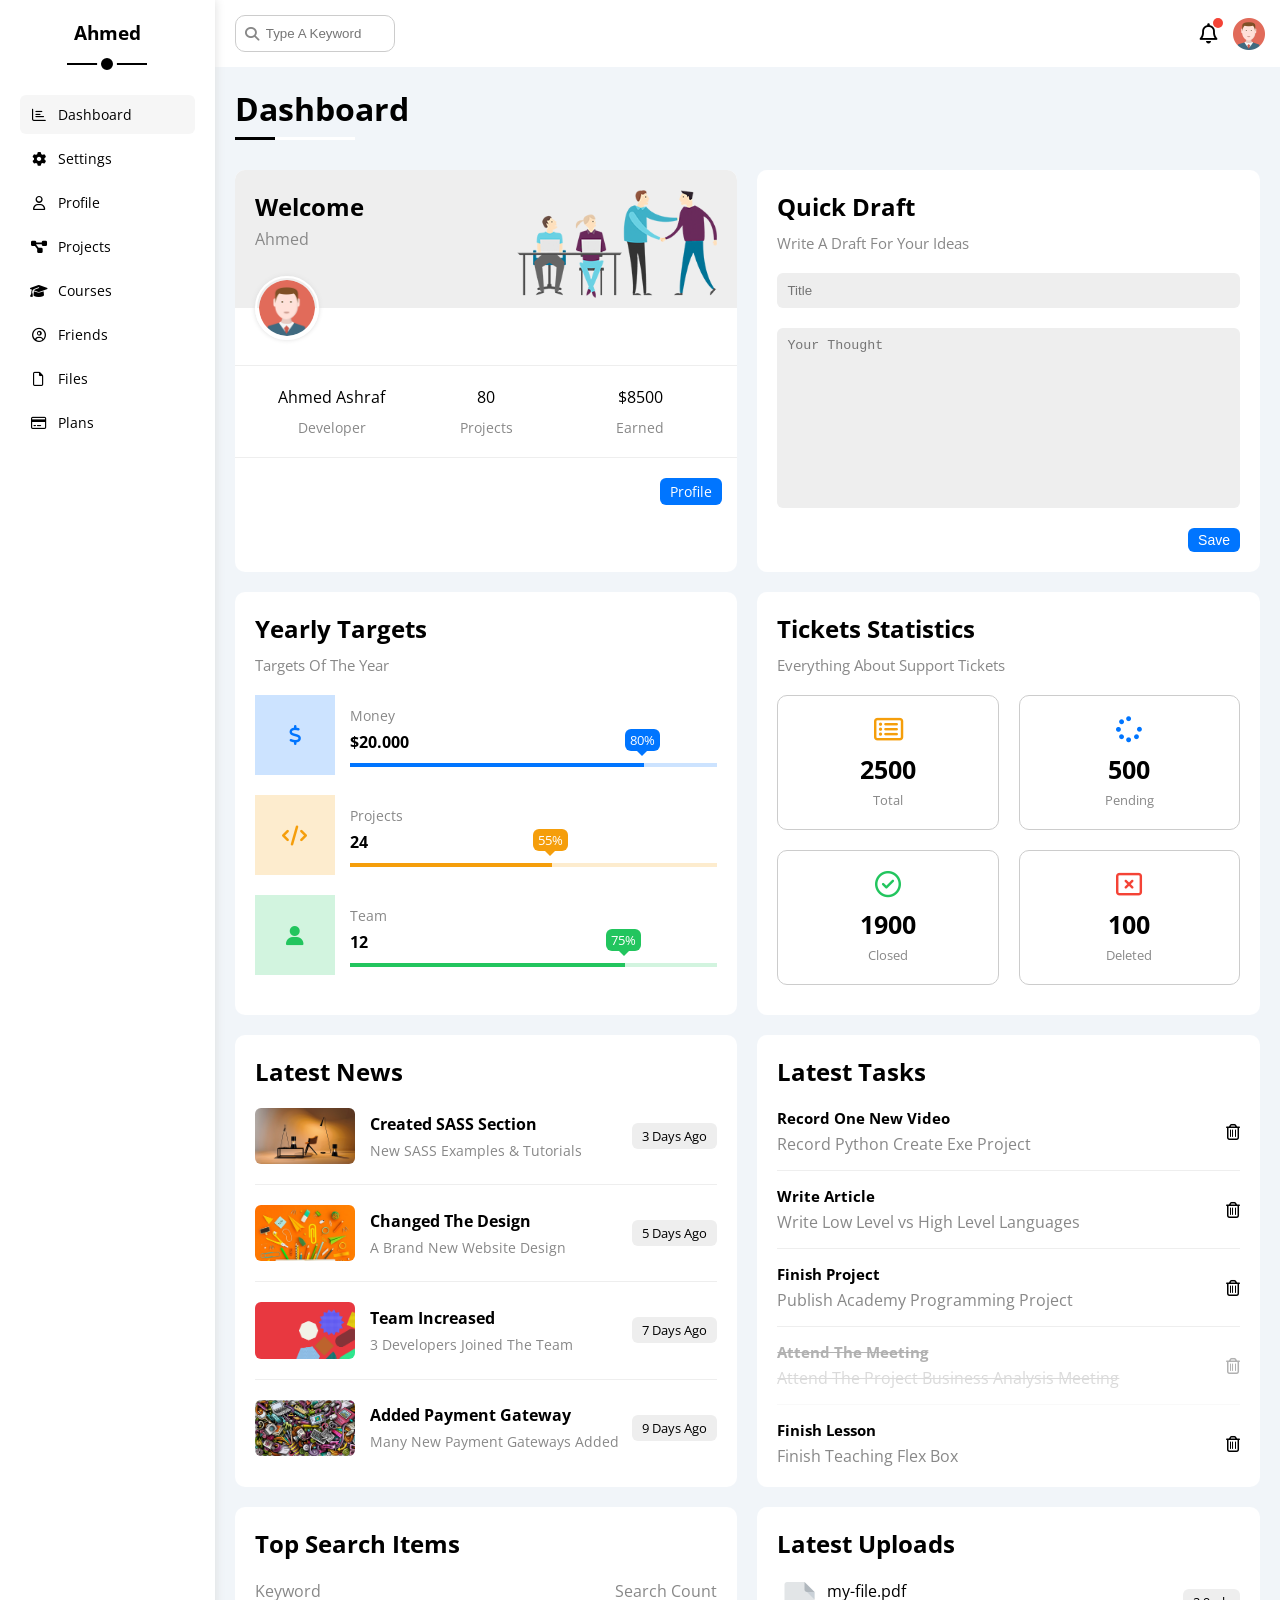
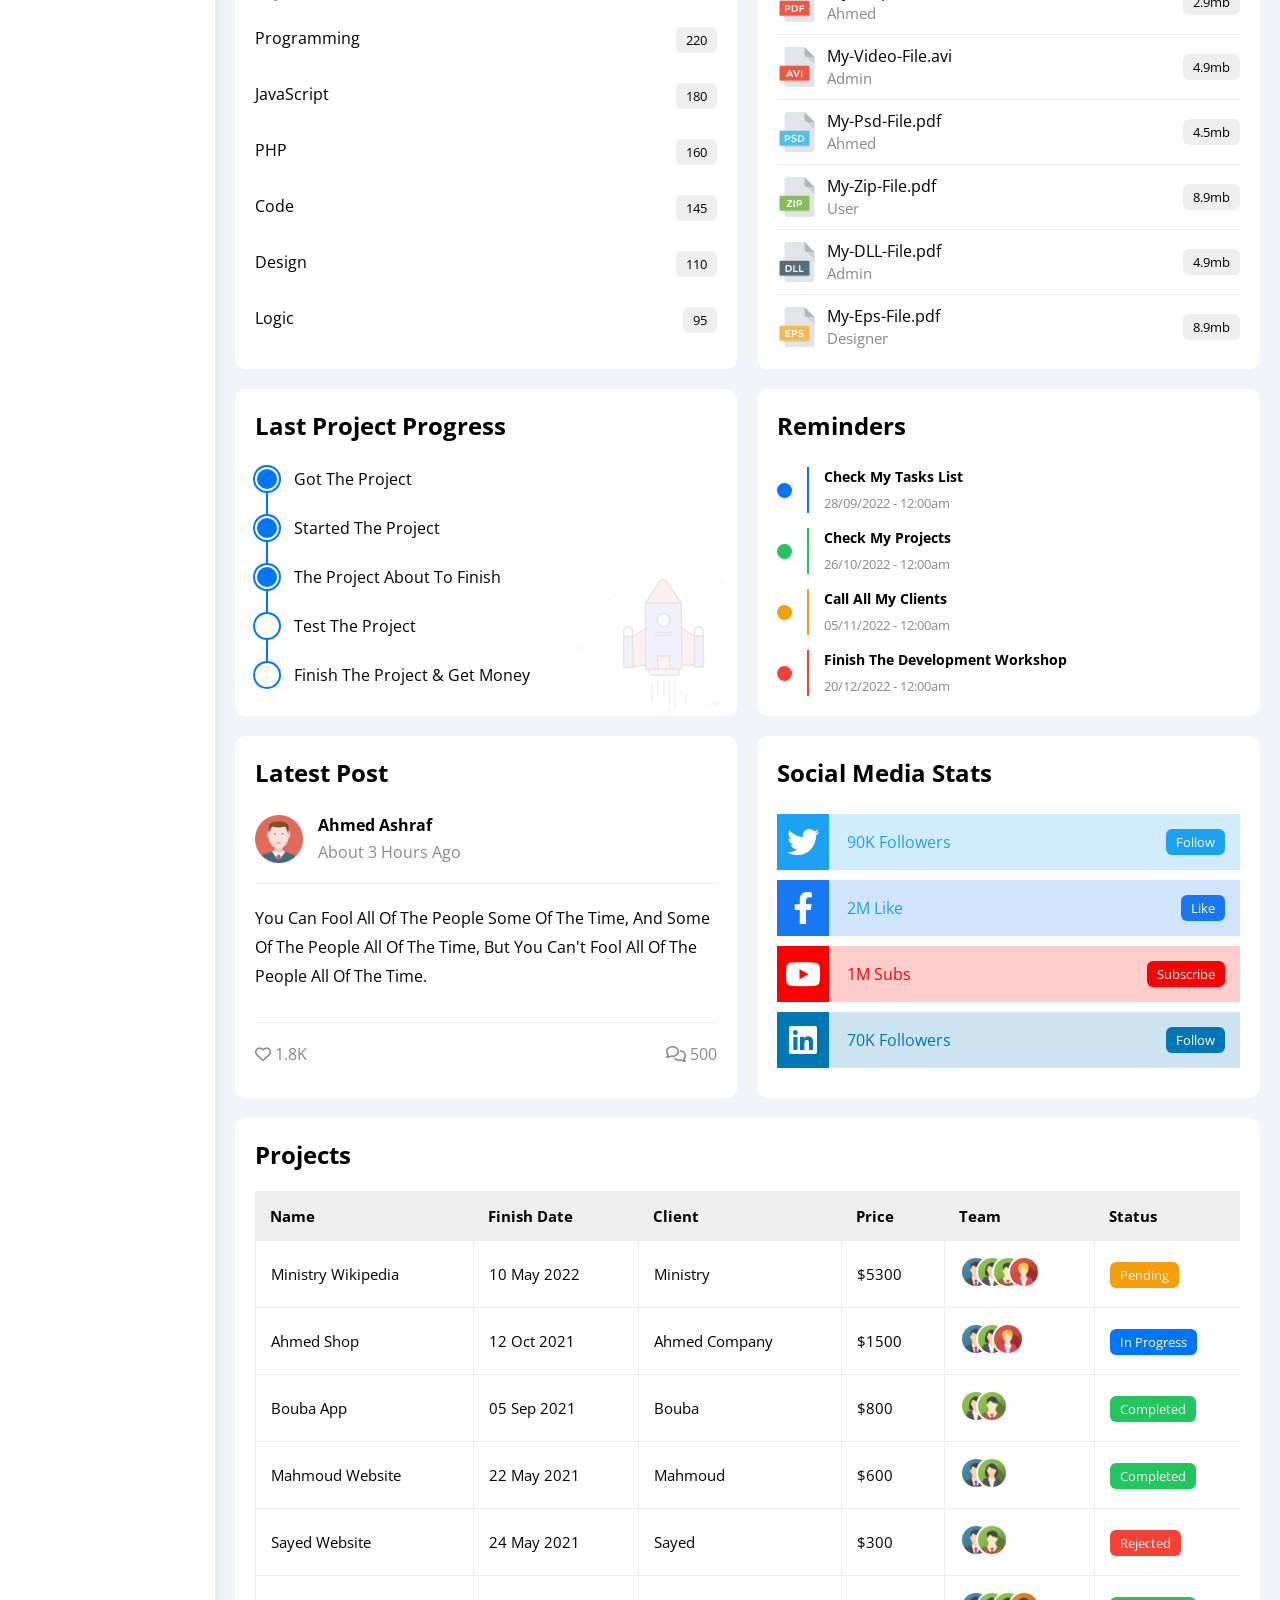
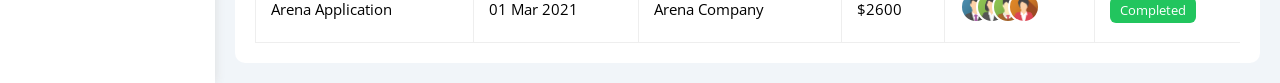
<file: index.html>
<!DOCTYPE html>
<html lang="en">
  <head>
    <meta charset="UTF-8" />
    <meta http-equiv="X-UA-Compatible" content="IE=edge" />
    <meta name="viewport" content="width=device-width, initial-scale=1.0" />
    <title>Dashboard</title>
    <link rel="stylesheet" href="css/all.min.css" />
    <link rel="stylesheet" href="css/fram-work.css" />
    <link rel="stylesheet" href="css/master.css" />
    <link rel="preconnect" href="https://fonts.googleapis.com" />
    <link rel="preconnect" href="https://fonts.gstatic.com" crossorigin />
    <link href="https://fonts.googleapis.com/css2?family=Open+Sans:wght@300;500&#038;display=swap" rel="stylesheet" />
  </head>
  <body>
    <div class="page d-flex">
      <div class="sidebar bg-white p-20 p-relative">
        <h3 class="p-relative txt-c mt-0">Ahmed</h3>
        <ul>
          <li>
            <a class="active d-flex align-center fs-14 c-black rad-6 p-10" href="index.html">
              <i class="fa-regular fa-chart-bar fa-fw"></i>
              <span>Dashboard</span>
            </a>
          </li>
          <li>
            <a class="d-flex align-center fs-14 c-black rad-6 p-10" href="settings.html">
              <i class="fa-solid fa-gear fa-fw"></i>
              <span>Settings</span>
            </a>
          </li>
          <li>
            <a class="d-flex align-center fs-14 c-black rad-6 p-10" href="profile.html">
              <i class="fa-regular fa-user fa-fw"></i>
              <span>Profile</span>
            </a>
          </li>
          <li>
            <a class="d-flex align-center fs-14 c-black rad-6 p-10" href="projects.html">
              <i class="fa-solid fa-diagram-project fa-fw"></i>
              <span>Projects</span>
            </a>
          </li>
          <li>
            <a class="d-flex align-center fs-14 c-black rad-6 p-10" href="courses.html">
              <i class="fa-solid fa-graduation-cap fa-fw"></i>
              <span>Courses</span>
            </a>
          </li>
          <li>
            <a class="d-flex align-center fs-14 c-black rad-6 p-10" href="friends.html">
              <i class="fa-regular fa-circle-user fa-fw"></i>
              <span>Friends</span>
            </a>
          </li>
          <li>
            <a class="d-flex align-center fs-14 c-black rad-6 p-10" href="files.html">
              <i class="fa-regular fa-file fa-fw"></i>
              <span>Files</span>
            </a>
          </li>
          <li>
            <a class="d-flex align-center fs-14 c-black rad-6 p-10" href="plans.html">
              <i class="fa-regular fa-credit-card fa-fw"></i>
              <span>Plans</span>
            </a>
          </li>
        </ul>
      </div>
      <div class="content w-full">
        <!-- Start Head -->
        <div class="head bg-white p-15 between-flex">
          <div class="search p-relative">
            <input class="p-10" type="search" placeholder="Type A Keyword" />
          </div>
          <div class="icons d-flex align-center">
            <span class="notification p-relative">
              <i class="fa-regular fa-bell fa-lg"></i>
            </span>
            <img decoding="async" src="imgs/avatar.png" alt="" />
          </div>
        </div>
        <!-- End Head -->
        <h1 class="p-relative">Dashboard</h1>
        <div class="wrapper d-grid gap-20">
          <!-- Start Welcome Widget -->
          <div class="welcome bg-white rad-10 txt-c-mobile block-mobile">
            <div class="intro p-20 d-flex space-between bg-eee">
              <div>
                <h2 class="m-0">Welcome</h2>
                <p class="c-grey mt-5">Ahmed</p>
              </div>
              <img decoding="async" class="hide-mobile" src="imgs/welcome.png" alt="" />
            </div>
            <img decoding="async" src="imgs/avatar.png" alt="" class="avatar" />
            <div class="body txt-c d-flex p-20 mt-20 mb-20 block-mobile">
              <div>Ahmed Ashraf <span class="d-block c-grey fs-14 mt-10">Developer</span></div>
              <div>80 <span class="d-block c-grey fs-14 mt-10">Projects</span></div>
              <div>$8500 <span class="d-block c-grey fs-14 mt-10">Earned</span></div>
            </div>
            <a href="profile.html" class="visit d-block fs-14 bg-blue c-white w-fit btn-shape">Profile</a>
          </div>
          <!-- End Welcome Widget -->
          <!-- Start Quick Draft Widget -->
          <div class="quick-draft p-20 bg-white rad-10">
            <h2 class="mt-0 mb-10">Quick Draft</h2>
            <p class="mt-0 mb-20 c-grey fs-15">Write A Draft For Your Ideas</p>
            <form>
              <input class="d-block mb-20 w-full p-10 b-none bg-eee rad-6" type="text" placeholder="Title" />
              <textarea class="d-block mb-20 w-full p-10 b-none bg-eee rad-6" placeholder="Your Thought"></textarea>
              <input class="save d-block fs-14 bg-blue c-white b-none w-fit btn-shape" type="submit" value="Save" />
            </form>
          </div>
          <!-- End Quick Draft Widget -->
          <!-- Start Targets Widget -->
          <div class="targets p-20 bg-white rad-10">
            <h2 class="mt-0 mb-10">Yearly Targets</h2>
            <p class="mt-0 mb-20 c-grey fs-15">Targets Of The Year</p>
            <div class="target-row mb-20 blue center-flex">
              <div class="icon center-flex">
                <i class="fa-solid fa-dollar-sign fa-lg c-blue"></i>
              </div>
              <div class="details">
                <span class="fs-14 c-grey">Money</span>
                <span class="d-block mt-5 mb-10 fw-bold">$20.000</span>
                <div class="progress p-relative">
                  <span class="bg-blue blue" style="width: 80%">
                    <span class="bg-blue">80%</span>
                  </span>
                </div>
              </div>
            </div>
            <div class="target-row mb-20 center-flex orange">
              <div class="icon center-flex">
                <i class="fa-solid fa-code fa-lg c-orange"></i>
              </div>
              <div class="details">
                <span class="fs-14 c-grey">Projects</span>
                <span class="d-block mt-5 mb-10 fw-bold">24</span>
                <div class="progress p-relative">
                  <span class="bg-orange orange" style="width: 55%">
                    <span class="bg-orange">55%</span>
                  </span>
                </div>
              </div>
            </div>
            <div class="target-row mb-20 center-flex green">
              <div class="icon center-flex">
                <i class="fa-solid fa-user fa-lg c-green"></i>
              </div>
              <div class="details">
                <span class="fs-14 c-grey">Team</span>
                <span class="d-block mt-5 mb-10 fw-bold">12</span>
                <div class="progress p-relative">
                  <span class="bg-green green" style="width: 75%">
                    <span class="bg-green">75%</span>
                  </span>
                </div>
              </div>
            </div>
          </div>
          <!-- End Targets Widget -->
          <!-- Start Ticket Widget -->
          <div class="tickets p-20 bg-white rad-10">
            <h2 class="mt-0 mb-10">Tickets Statistics</h2>
            <p class="mt-0 mb-20 c-grey fs-15">Everything About Support Tickets</p>
            <div class="d-flex txt-c gap-20 f-wrap">
              <div class="box p-20 rad-10 fs-13 c-grey">
                <i class="fa-regular fa-rectangle-list fa-2x mb-10 c-orange"></i>
                <span class="d-block c-black fw-bold fs-25 mb-5">2500</span>
                Total
              </div>
              <div class="box p-20 rad-10 fs-13 c-grey">
                <i class="fa-solid fa-spinner fa-2x mb-10 c-blue"></i>
                <span class="d-block c-black fw-bold fs-25 mb-5">500</span>
                Pending
              </div>
              <div class="box p-20 rad-10 fs-13 c-grey">
                <i class="fa-regular fa-circle-check fa-2x mb-10 c-green"></i>
                <span class="d-block c-black fw-bold fs-25 mb-5">1900</span>
                Closed
              </div>
              <div class="box p-20 rad-10 fs-13 c-grey">
                <i class="fa-regular fa-rectangle-xmark fa-2x mb-10 c-red"></i>
                <span class="d-block c-black fw-bold fs-25 mb-5">100</span>
                Deleted
              </div>
            </div>
          </div>
          <!-- End Ticket Widget -->
          <!-- Start Latest News Widget -->
          <div class="latest-news p-20 bg-white rad-10 txt-c-mobile">
            <h2 class="mt-0 mb-20">Latest News</h2>
            <div class="news-row d-flex align-center">
              <img decoding="async" src="imgs/news-01.png" alt="" />
              <div class="info">
                <h3>Created SASS Section</h3>
                <p class="m-0 fs-14 c-grey">New SASS Examples & Tutorials</p>
              </div>
              <div class="btn-shape bg-eee fs-13 label">3 Days Ago</div>
            </div>
            <div class="news-row d-flex align-center">
              <img decoding="async" src="imgs/news-02.png" alt="" />
              <div class="info">
                <h3>Changed The Design</h3>
                <p class="m-0 fs-14 c-grey">A Brand New Website Design</p>
              </div>
              <div class="btn-shape bg-eee fs-13 label">5 Days Ago</div>
            </div>
            <div class="news-row d-flex align-center">
              <img decoding="async" src="imgs/news-03.png" alt="" />
              <div class="info">
                <h3>Team Increased</h3>
                <p class="m-0 fs-14 c-grey">3 Developers Joined The Team</p>
              </div>
              <div class="btn-shape bg-eee fs-13 label">7 Days Ago</div>
            </div>
            <div class="news-row d-flex align-center">
              <img decoding="async" src="imgs/news-04.png" alt="" />
              <div class="info">
                <h3>Added Payment Gateway</h3>
                <p class="m-0 fs-14 c-grey">Many New Payment Gateways Added</p>
              </div>
              <div class="btn-shape bg-eee fs-13 label">9 Days Ago</div>
            </div>
          </div>
          <!-- End Latest News Widget -->
          <!-- Start Tasks Widget -->
          <div class="tasks p-20 bg-white rad-10">
            <h2 class="mt-0 mb-20">Latest Tasks</h2>
            <div class="task-row between-flex">
              <div class="info">
                <h3 class="mt-0 mb-5 fs-15">Record One New Video</h3>
                <p class="m-0 c-grey">Record Python Create Exe Project</p>
              </div>
              <i class="fa-regular fa-trash-can delete"></i>
            </div>
            <div class="task-row between-flex">
              <div class="info">
                <h3 class="mt-0 mb-5 fs-15">Write Article</h3>
                <p class="m-0 c-grey">Write Low Level vs High Level Languages</p>
              </div>
              <i class="fa-regular fa-trash-can delete"></i>
            </div>
            <div class="task-row between-flex">
              <div class="info">
                <h3 class="mt-0 mb-5 fs-15">Finish Project</h3>
                <p class="m-0 c-grey">Publish Academy Programming Project</p>
              </div>
              <i class="fa-regular fa-trash-can delete"></i>
            </div>
            <div class="task-row between-flex done">
              <div class="info">
                <h3 class="mt-0 mb-5 fs-15">Attend The Meeting</h3>
                <p class="m-0 c-grey">Attend The Project Business Analysis Meeting</p>
              </div>
              <i class="fa-regular fa-trash-can delete"></i>
            </div>
            <div class="task-row between-flex">
              <div class="info">
                <h3 class="mt-0 mb-5 fs-15">Finish Lesson</h3>
                <p class="m-0 c-grey">Finish Teaching Flex Box</p>
              </div>
              <i class="fa-regular fa-trash-can delete"></i>
            </div>
          </div>
          <!-- End Tasks -->
          <!-- Start Top Search Word Widget -->
          <div class="search-items p-20 bg-white rad-10">
            <h2 class="mt-0 mb-20">Top Search Items</h2>
            <div class="items-head d-flex space-between c-grey mb-10">
              <div>Keyword</div>
              <div>Search Count</div>
            </div>
            <div class="items d-flex space-between pt-15 pb-15">
              <span>Programming</span>
              <span class="bg-eee fs-13 btn-shape">220</span>
            </div>
            <div class="items d-flex space-between pt-15 pb-15">
              <span>JavaScript</span>
              <span class="bg-eee btn-shape fs-13">180</span>
            </div>
            <div class="items d-flex space-between pt-15 pb-15">
              <span>PHP</span>
              <span class="bg-eee btn-shape fs-13">160</span>
            </div>
            <div class="items d-flex space-between pt-15 pb-15">
              <span>Code</span>
              <span class="bg-eee btn-shape fs-13">145</span>
            </div>
            <div class="items d-flex space-between pt-15 pb-15">
              <span>Design</span>
              <span class="bg-eee btn-shape fs-13">110</span>
            </div>
            <div class="items d-flex space-between pt-15 pb-15">
              <span>Logic</span>
              <span class="bg-eee btn-shape fs-13">95</span>
            </div>
          </div>
          <!-- End Top Search Word Widget -->
          <!-- Start Latest Uploads Widget -->
          <div class="latest-uploads p-20 bg-white rad-10">
            <h2 class="mt-0 mb-20">Latest Uploads</h2>
            <ul class="m-0">
              <li class="between-flex pb-10 mb-10">
                <div class="d-flex align-center">
                  <img decoding="async" class="mr-10" src="imgs/pdf.svg" alt="" />
                  <div>
                    <span class="d-block">my-file.pdf</span>
                    <span class="fs-15 c-grey">Ahmed</span>
                  </div>
                </div>
                <div class="bg-eee btn-shape fs-13">2.9mb</div>
              </li>
              <li class="between-flex pb-10 mb-10">
                <div class="d-flex align-center">
                  <img decoding="async" class="mr-10" src="imgs/avi.svg" alt="" />
                  <div>
                    <span class="d-block">My-Video-File.avi</span>
                    <span class="fs-15 c-grey">Admin</span>
                  </div>
                </div>
                <div class="bg-eee btn-shape fs-13">4.9mb</div>
              </li>
              <li class="between-flex pb-10 mb-10">
                <div class="d-flex align-center">
                  <img decoding="async" class="mr-10" src="imgs/psd.svg" alt="" />
                  <div>
                    <span class="d-block">My-Psd-File.pdf</span>
                    <span class="fs-15 c-grey">Ahmed</span>
                  </div>
                </div>
                <div class="bg-eee btn-shape fs-13">4.5mb</div>
              </li>
              <li class="between-flex pb-10 mb-10">
                <div class="d-flex align-center">
                  <img decoding="async" class="mr-10" src="imgs/zip.svg" alt="" />
                  <div>
                    <span class="d-block">My-Zip-File.pdf</span>
                    <span class="fs-15 c-grey">User</span>
                  </div>
                </div>
                <div class="bg-eee btn-shape fs-13">8.9mb</div>
              </li>
              <li class="between-flex pb-10 mb-10">
                <div class="d-flex align-center">
                  <img decoding="async" class="mr-10" src="imgs/dll.svg" alt="" />
                  <div>
                    <span class="d-block">My-DLL-File.pdf</span>
                    <span class="fs-15 c-grey">Admin</span>
                  </div>
                </div>
                <div class="bg-eee btn-shape fs-13">4.9mb</div>
              </li>
              <li class="between-flex">
                <div class="d-flex align-center">
                  <img decoding="async" class="mr-10" src="imgs/eps.svg" alt="" />
                  <div>
                    <span class="d-block">My-Eps-File.pdf</span>
                    <span class="fs-15 c-grey">Designer</span>
                  </div>
                </div>
                <div class="bg-eee btn-shape fs-13">8.9mb</div>
              </li>
            </ul>
          </div>
          <!-- End Latest Uploads Widget -->
          <!-- Start Last Project Progress Widget -->
          <div class="last-project p-20 bg-white rad-10 p-relative">
            <h2 class="mt-0 mb-20">Last Project Progress</h2>
            <ul class="m-0 p-relative">
              <li class="mt-25 d-flex align-center done">Got The Project</li>
              <li class="mt-25 d-flex align-center done">Started The Project</li>
              <li class="mt-25 d-flex align-center done">The Project About To Finish</li>
              <li class="mt-25 d-flex align-center current">Test The Project</li>
              <li class="mt-25 d-flex align-center">Finish The Project & Get Money</li>
            </ul>
            <img decoding="async" class="launch-icon hide-mobile" src="imgs/project.png" alt="" />
          </div>
          <!-- End Last Project Progress Widget -->
          <!-- Start Reminders Widget -->
          <div class="reminders p-20 bg-white rad-10 p-relative">
            <h2 class="mt-0 mb-25">Reminders</h2>
            <ul class="m-0">
              <li class="d-flex align-center mt-15">
                <span class="key bg-blue mr-15 d-block rad-half"></span>
                <div class="pl-15 blue">
                  <p class="fs-14 fw-bold mt-0 mb-5">Check My Tasks List</p>
                  <span class="fs-13 c-grey">28/09/2022 - 12:00am</span>
                </div>
              </li>
              <li class="d-flex align-center mt-15">
                <span class="key bg-green mr-15 d-block rad-half"></span>
                <div class="pl-15 green">
                  <p class="fs-14 fw-bold mt-0 mb-5">Check My Projects</p>
                  <span class="fs-13 c-grey">26/10/2022 - 12:00am</span>
                </div>
              </li>
              <li class="d-flex align-center mt-15">
                <span class="key bg-orange mr-15 d-block rad-half"></span>
                <div class="pl-15 orange">
                  <p class="fs-14 fw-bold mt-0 mb-5">Call All My Clients</p>
                  <span class="fs-13 c-grey">05/11/2022 - 12:00am</span>
                </div>
              </li>
              <li class="d-flex align-center mt-15">
                <span class="key bg-red mr-15 d-block rad-half"></span>
                <div class="pl-15 red">
                  <p class="fs-14 fw-bold mt-0 mb-5">Finish The Development Workshop</p>
                  <span class="fs-13 c-grey">20/12/2022 - 12:00am</span>
                </div>
              </li>
            </ul>
          </div>
          <!-- End Reminders Widget -->
          <!-- Start Latest Post Widget -->
          <div class="latest-post p-20 bg-white rad-10 p-relative">
            <h2 class="mt-0 mb-25">Latest Post</h2>
            <div class="top d-flex align-center">
              <img decoding="async" class="avatar mr-15" src="imgs/avatar.png" alt="" />
              <div class="info">
                <span class="d-block mb-5 fw-bold">Ahmed Ashraf</span>
                <span class="c-grey">About 3 Hours Ago</span>
              </div>
            </div>
            <div class="post-content txt-c-mobile pt-20 pb-20 mt-20 mb-20">
              You can fool all of the people some of the time, and some of the people all of the time, but you can't
              fool all of the people all of the time.
            </div>
            <div class="post-stats between-flex c-grey">
              <div>
                <i class="fa-regular fa-heart"></i>
                <span>1.8K</span>
              </div>
              <div>
                <i class="fa-regular fa-comments"></i>
                <span>500</span>
              </div>
            </div>
          </div>
          <!-- End Latest Post Widget -->
          <!-- Start Social Media Stats Widget -->
          <div class="social-media p-20 bg-white rad-10 p-relative">
            <h2 class="mt-0 mb-25">Social Media Stats</h2>
            <div class="box twitter p-15 p-relative mb-10 between-flex">
              <i class="fa-brands fa-twitter fa-2x c-white h-full center-flex"></i>
              <span>90K Followers</span>
              <a class="fs-13 c-white btn-shape" href="#">Follow</a>
            </div>
            <div class="box facebook p-15 p-relative mb-10 between-flex">
              <i class="fa-brands fa-facebook-f fa-2x c-white h-full center-flex"></i>
              <span>2M Like</span>
              <a class="fs-13 c-white btn-shape" href="#">Like</a>
            </div>
            <div class="box youtube p-15 p-relative mb-10 between-flex">
              <i class="fa-brands fa-youtube fa-2x c-white h-full center-flex"></i>
              <span>1M Subs</span>
              <a class="fs-13 c-white btn-shape" href="#">Subscribe</a>
            </div>
            <div class="box linkedin p-15 p-relative mb-10 between-flex">
              <i class="fa-brands fa-linkedin fa-2x c-white h-full center-flex"></i>
              <span>70K Followers</span>
              <a class="fs-13 c-white btn-shape" href="#">Follow</a>
            </div>
          </div>
          <!-- Start End Media Stats Widget -->
        </div>
        <!-- Start Projects Table -->
        <div class="projects p-20 bg-white rad-10 m-20">
          <h2 class="mt-0 mb-20">Projects</h2>
          <div class="responsive-table">
            <table class="fs-15 w-full">
              <thead>
                <tr>
                  <td>Name</td>
                  <td>Finish Date</td>
                  <td>Client</td>
                  <td>Price</td>
                  <td>Team</td>
                  <td>Status</td>
                </tr>
              </thead>
              <tbody>
                <tr>
                  <td>Ministry Wikipedia</td>
                  <td>10 May 2022</td>
                  <td>Ministry</td>
                  <td>$5300</td>
                  <td>
                    <img decoding="async" src="imgs/team-01.png" alt="" />
                    <img decoding="async" src="imgs/team-02.png" alt="" />
                    <img decoding="async" src="imgs/team-03.png" alt="" />
                    <img decoding="async" src="imgs/team-05.png" alt="" />
                  </td>
                  <td>
                    <span class="label btn-shape bg-orange c-white">Pending</span>
                  </td>
                </tr>
                <tr>
                  <td>Ahmed Shop</td>
                  <td>12 Oct 2021</td>
                  <td>Ahmed Company</td>
                  <td>$1500</td>
                  <td>
                    <img decoding="async" src="imgs/team-01.png" alt="" />
                    <img decoding="async" src="imgs/team-02.png" alt="" />
                    <img decoding="async" src="imgs/team-05.png" alt="" />
                  </td>
                  <td><span class="label btn-shape bg-blue c-white">In Progress</span></td>
                </tr>
                <tr>
                  <td>Bouba App</td>
                  <td>05 Sep 2021</td>
                  <td>Bouba</td>
                  <td>$800</td>
                  <td>
                    <img decoding="async" src="imgs/team-02.png" alt="" />
                    <img decoding="async" src="imgs/team-03.png" alt="" />
                  </td>
                  <td><span class="label btn-shape bg-green c-white">Completed</span></td>
                </tr>
                <tr>
                  <td>Mahmoud Website</td>
                  <td>22 May 2021</td>
                  <td>Mahmoud</td>
                  <td>$600</td>
                  <td>
                    <img decoding="async" src="imgs/team-01.png" alt="" />
                    <img decoding="async" src="imgs/team-02.png" alt="" />
                  </td>
                  <td><span class="label btn-shape bg-green c-white">Completed</span></td>
                </tr>
                <tr>
                  <td>Sayed Website</td>
                  <td>24 May 2021</td>
                  <td>Sayed</td>
                  <td>$300</td>
                  <td>
                    <img decoding="async" src="imgs/team-01.png" alt="" />
                    <img decoding="async" src="imgs/team-03.png" alt="" />
                  </td>
                  <td><span class="label btn-shape bg-red c-white">Rejected</span></td>
                </tr>
                <tr>
                  <td>Arena Application</td>
                  <td>01 Mar 2021</td>
                  <td>Arena Company</td>
                  <td>$2600</td>
                  <td>
                    <img decoding="async" src="imgs/team-01.png" alt="" />
                    <img decoding="async" src="imgs/team-02.png" alt="" />
                    <img decoding="async" src="imgs/team-03.png" alt="" />
                    <img decoding="async" src="imgs/team-04.png" alt="" />
                  </td>
                  <td><span class="label btn-shape bg-green c-white">Completed</span></td>
                </tr>
              </tbody>
            </table>
          </div>
        </div>
        <!-- End Projects Table -->
      </div>
    </div>
  </body>
</html>
</file>
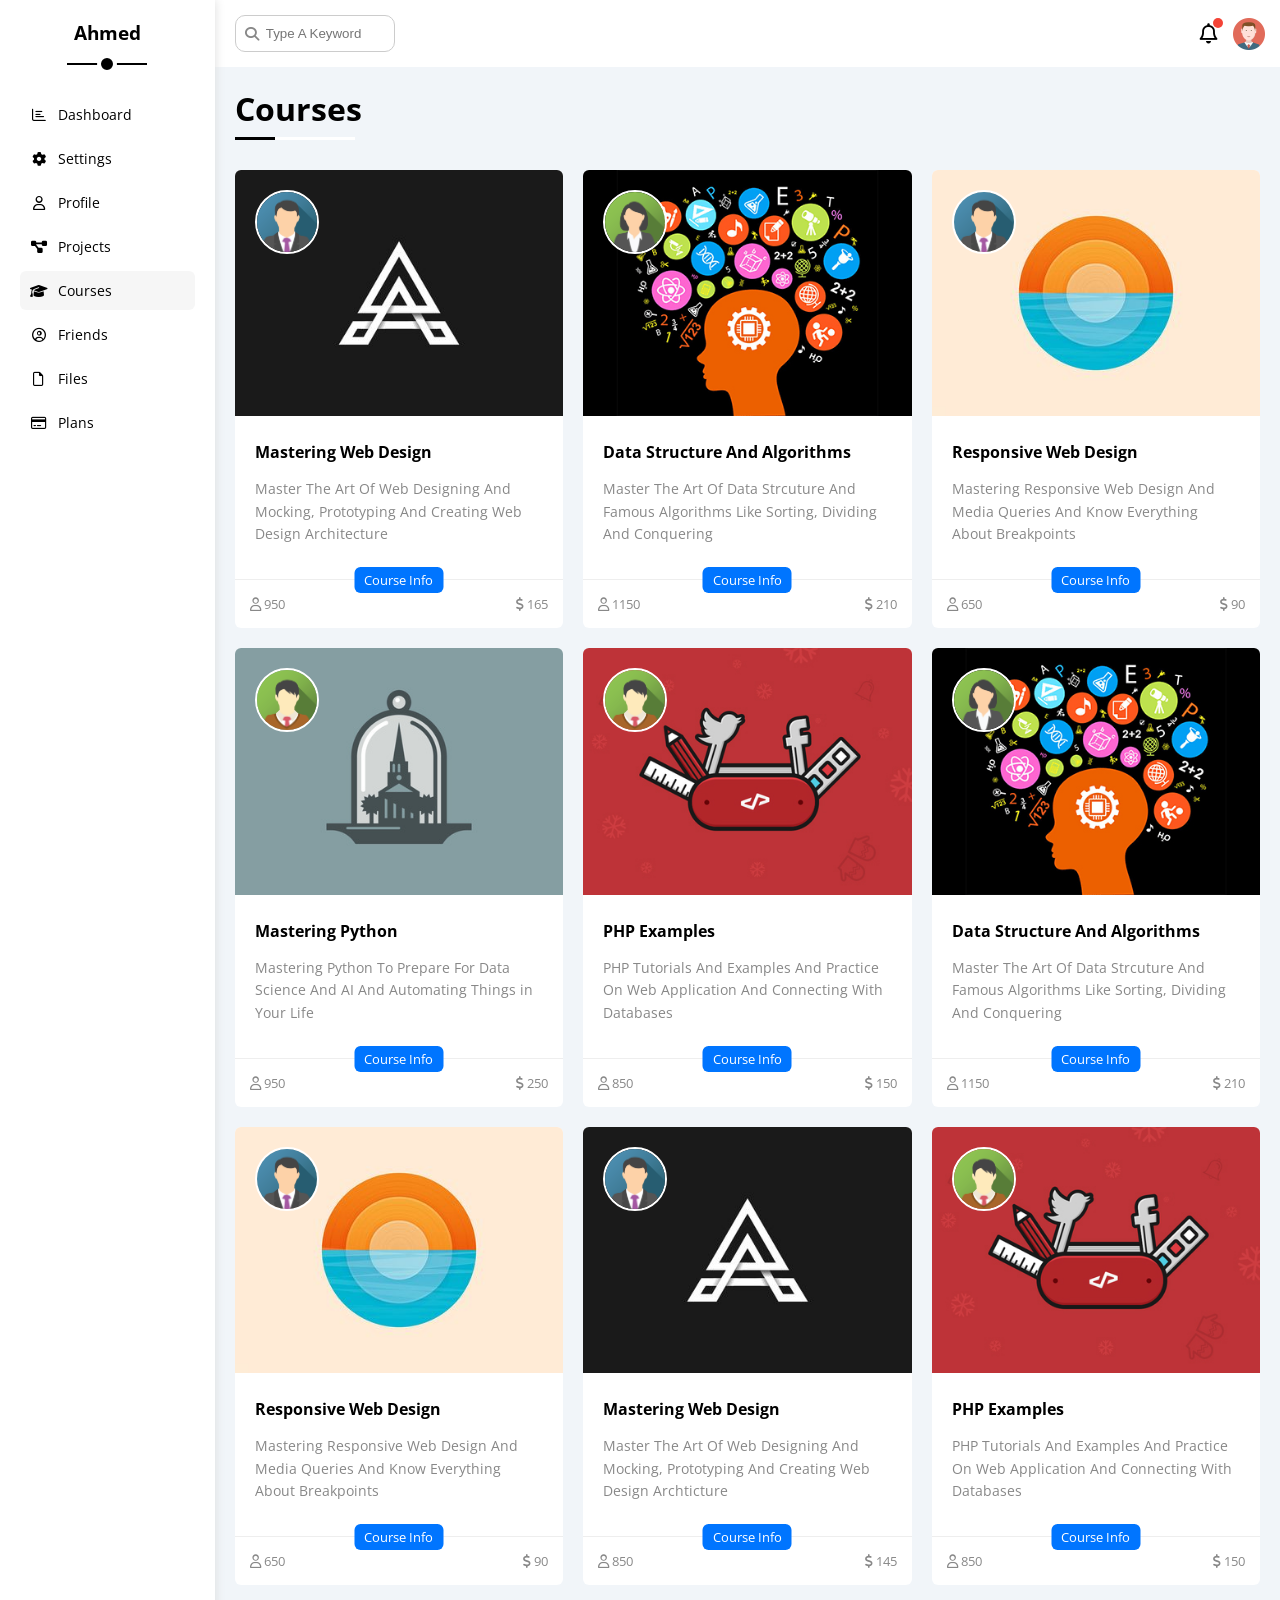
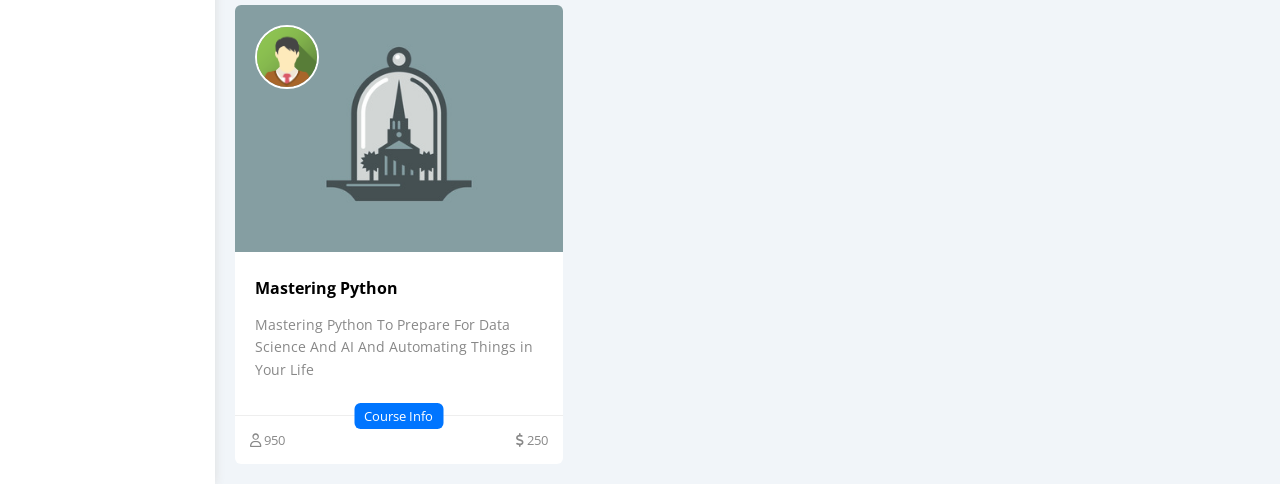
<file: courses.html>
<!DOCTYPE html>
<html lang="en">
  <head>
    <meta charset="UTF-8" />
    <meta http-equiv="X-UA-Compatible" content="IE=edge" />
    <meta name="viewport" content="width=device-width, initial-scale=1.0" />
    <title>Courses</title>
    <link rel="stylesheet" href="css/all.min.css" />
    <link rel="stylesheet" href="css/fram-work.css" />
    <link rel="stylesheet" href="css/master.css" />
    <link rel="preconnect" href="https://fonts.googleapis.com" />
    <link rel="preconnect" href="https://fonts.gstatic.com" crossorigin />
    <link href="https://fonts.googleapis.com/css2?family=Open+Sans:wght@300;500&#038;display=swap" rel="stylesheet" />
  </head>
  <body>
    <div class="page d-flex">
      <div class="sidebar bg-white p-20 p-relative">
        <h3 class="p-relative txt-c mt-0">Ahmed</h3>
        <ul>
          <li>
            <a class="d-flex align-center fs-14 c-black rad-6 p-10" href="index.html">
              <i class="fa-regular fa-chart-bar fa-fw"></i>
              <span>Dashboard</span>
            </a>
          </li>
          <li>
            <a class="d-flex align-center fs-14 c-black rad-6 p-10" href="settings.html">
              <i class="fa-solid fa-gear fa-fw"></i>
              <span>Settings</span>
            </a>
          </li>
          <li>
            <a class="d-flex align-center fs-14 c-black rad-6 p-10" href="profile.html">
              <i class="fa-regular fa-user fa-fw"></i>
              <span>Profile</span>
            </a>
          </li>
          <li>
            <a class="d-flex align-center fs-14 c-black rad-6 p-10" href="projects.html">
              <i class="fa-solid fa-diagram-project fa-fw"></i>
              <span>Projects</span>
            </a>
          </li>
          <li>
            <a class="active d-flex align-center fs-14 c-black rad-6 p-10" href="courses.html">
              <i class="fa-solid fa-graduation-cap fa-fw"></i>
              <span>Courses</span>
            </a>
          </li>
          <li>
            <a class="d-flex align-center fs-14 c-black rad-6 p-10" href="friends.html">
              <i class="fa-regular fa-circle-user fa-fw"></i>
              <span>Friends</span>
            </a>
          </li>
          <li>
            <a class="d-flex align-center fs-14 c-black rad-6 p-10" href="files.html">
              <i class="fa-regular fa-file fa-fw"></i>
              <span>Files</span>
            </a>
          </li>
          <li>
            <a class="d-flex align-center fs-14 c-black rad-6 p-10" href="plans.html">
              <i class="fa-regular fa-credit-card fa-fw"></i>
              <span>Plans</span>
            </a>
          </li>
        </ul>
      </div>
      <div class="content w-full">
        <!-- Start Head -->
        <div class="head bg-white p-15 between-flex">
          <div class="search p-relative">
            <input class="p-10" type="search" placeholder="Type A Keyword" />
          </div>
          <div class="icons d-flex align-center">
            <span class="notification p-relative">
              <i class="fa-regular fa-bell fa-lg"></i>
            </span>
            <img decoding="async" src="imgs/avatar.png" alt="" />
          </div>
        </div>
        <!-- End Head -->
        <h1 class="p-relative">Courses</h1>
        <div class="courses-page d-grid m-20 gap-20">
          <div class="course bg-white rad-6 p-relative">
            <img decoding="async" class="cover" src="imgs/course-01.jpg" alt="" />
            <img decoding="async" class="instructor" src="imgs/team-01.png" alt="" />
            <div class="p-20">
              <h4 class="m-0">Mastering Web Design</h4>
              <p class="description c-grey mt-15 fs-14">
                Master The Art Of Web Designing And Mocking, Prototyping And Creating Web Design Architecture
              </p>
            </div>
            <div class="info p-15 p-relative between-flex">
              <span class="title bg-blue c-white btn-shape">Course Info</span>
              <span class="c-grey">
                <i class="fa-regular fa-user"></i>
                950
              </span>
              <span class="c-grey">
                <i class="fa-solid fa-dollar-sign"></i>
                165
              </span>
            </div>
          </div>
          <div class="course bg-white rad-6 p-relative">
            <img decoding="async" class="cover" src="imgs/course-02.jpg" alt="" />
            <img decoding="async" class="instructor" src="imgs/team-02.png" alt="" />
            <div class="p-20">
              <h4 class="m-0">Data Structure And Algorithms</h4>
              <p class="description c-grey mt-15 fs-14">
                Master The Art Of Data Strcuture And Famous Algorithms Like Sorting, Dividing And Conquering
              </p>
            </div>
            <div class="info p-15 p-relative between-flex">
              <span class="title bg-blue c-white btn-shape">Course Info</span>
              <span class="c-grey"> <i class="fa-regular fa-user"></i> 1150</span>
              <span class="c-grey"><i class="fa-solid fa-dollar-sign"></i> 210</span>
            </div>
          </div>
          <div class="course bg-white rad-6 p-relative">
            <img decoding="async" class="cover" src="imgs/course-03.jpg" alt="" />
            <img decoding="async" class="instructor" src="imgs/team-01.png" alt="" />
            <div class="p-20">
              <h4 class="m-0">Responsive Web Design</h4>
              <p class="description c-grey mt-15 fs-14">
                Mastering Responsive Web Design And Media Queries And Know Everything About Breakpoints
              </p>
            </div>
            <div class="info p-15 p-relative between-flex">
              <span class="title bg-blue c-white btn-shape">Course Info</span>
              <span class="c-grey"> <i class="fa-regular fa-user"></i> 650</span>
              <span class="c-grey"><i class="fa-solid fa-dollar-sign"></i> 90</span>
            </div>
          </div>
          <div class="course bg-white rad-6 p-relative">
            <img decoding="async" class="cover" src="imgs/course-04.jpg" alt="" />
            <img decoding="async" class="instructor" src="imgs/team-03.png" alt="" />
            <div class="p-20">
              <h4 class="m-0">Mastering Python</h4>
              <p class="description c-grey mt-15 fs-14">
                Mastering Python To Prepare For Data Science And AI And Automating Things in Your Life
              </p>
            </div>
            <div class="info p-15 p-relative between-flex">
              <span class="title bg-blue c-white btn-shape">Course Info</span>
              <span class="c-grey"> <i class="fa-regular fa-user"></i> 950</span>
              <span class="c-grey"><i class="fa-solid fa-dollar-sign"></i> 250</span>
            </div>
          </div>
          <div class="course bg-white rad-6 p-relative">
            <img decoding="async" class="cover" src="imgs/course-05.jpg" alt="" />
            <img decoding="async" class="instructor" src="imgs/team-03.png" alt="" />
            <div class="p-20">
              <h4 class="m-0">PHP Examples</h4>
              <p class="description c-grey mt-15 fs-14">
                PHP Tutorials And Examples And Practice On Web Application And Connecting With Databases
              </p>
            </div>
            <div class="info p-15 p-relative between-flex">
              <span class="title bg-blue c-white btn-shape">Course Info</span>
              <span class="c-grey"> <i class="fa-regular fa-user"></i> 850</span>
              <span class="c-grey"><i class="fa-solid fa-dollar-sign"></i> 150</span>
            </div>
          </div>
          <div class="course bg-white rad-6 p-relative">
            <img decoding="async" class="cover" src="imgs/course-02.jpg" alt="" />
            <img decoding="async" class="instructor" src="imgs/team-02.png" alt="" />
            <div class="p-20">
              <h4 class="m-0">Data Structure And Algorithms</h4>
              <p class="description c-grey mt-15 fs-14">
                Master The Art Of Data Strcuture And Famous Algorithms Like Sorting, Dividing And Conquering
              </p>
            </div>
            <div class="info p-15 p-relative between-flex">
              <span class="title bg-blue c-white btn-shape">Course Info</span>
              <span class="c-grey"> <i class="fa-regular fa-user"></i> 1150</span>
              <span class="c-grey"><i class="fa-solid fa-dollar-sign"></i> 210</span>
            </div>
          </div>
          <div class="course bg-white rad-6 p-relative">
            <img decoding="async" class="cover" src="imgs/course-03.jpg" alt="" />
            <img decoding="async" class="instructor" src="imgs/team-01.png" alt="" />
            <div class="p-20">
              <h4 class="m-0">Responsive Web Design</h4>
              <p class="description c-grey mt-15 fs-14">
                Mastering Responsive Web Design And Media Queries And Know Everything About Breakpoints
              </p>
            </div>
            <div class="info p-15 p-relative between-flex">
              <span class="title bg-blue c-white btn-shape">Course Info</span>
              <span class="c-grey"> <i class="fa-regular fa-user"></i> 650</span>
              <span class="c-grey"><i class="fa-solid fa-dollar-sign"></i> 90</span>
            </div>
          </div>
          <div class="course bg-white rad-6 p-relative">
            <img decoding="async" class="cover" src="imgs/course-01.jpg" alt="" />
            <img decoding="async" class="instructor" src="imgs/team-01.png" alt="" />
            <div class="p-20">
              <h4 class="m-0">Mastering Web Design</h4>
              <p class="description c-grey mt-15 fs-14">
                Master The Art Of Web Designing And Mocking, Prototyping And Creating Web Design Archticture
              </p>
            </div>
            <div class="info p-15 p-relative between-flex">
              <span class="title bg-blue c-white btn-shape">Course Info</span>
              <span class="c-grey"> <i class="fa-regular fa-user"></i> 850</span>
              <span class="c-grey"><i class="fa-solid fa-dollar-sign"></i> 145</span>
            </div>
          </div>
          <div class="course bg-white rad-6 p-relative">
            <img decoding="async" class="cover" src="imgs/course-05.jpg" alt="" />
            <img decoding="async" class="instructor" src="imgs/team-03.png" alt="" />
            <div class="p-20">
              <h4 class="m-0">PHP Examples</h4>
              <p class="description c-grey mt-15 fs-14">
                PHP Tutorials And Examples And Practice On Web Application And Connecting With Databases
              </p>
            </div>
            <div class="info p-15 p-relative between-flex">
              <span class="title bg-blue c-white btn-shape">Course Info</span>
              <span class="c-grey"> <i class="fa-regular fa-user"></i> 850</span>
              <span class="c-grey"><i class="fa-solid fa-dollar-sign"></i> 150</span>
            </div>
          </div>
          <div class="course bg-white rad-6 p-relative">
            <img decoding="async" class="cover" src="imgs/course-04.jpg" alt="" />
            <img decoding="async" class="instructor" src="imgs/team-03.png" alt="" />
            <div class="p-20">
              <h4 class="m-0">Mastering Python</h4>
              <p class="description c-grey mt-15 fs-14">
                Mastering Python To Prepare For Data Science And AI And Automating Things in Your Life
              </p>
            </div>
            <div class="info p-15 p-relative between-flex">
              <span class="title bg-blue c-white btn-shape">Course Info</span>
              <span class="c-grey"> <i class="fa-regular fa-user"></i> 950</span>
              <span class="c-grey"><i class="fa-solid fa-dollar-sign"></i> 250</span>
            </div>
          </div>
        </div>
      </div>
    </div>
  </body>
</html>
</file>
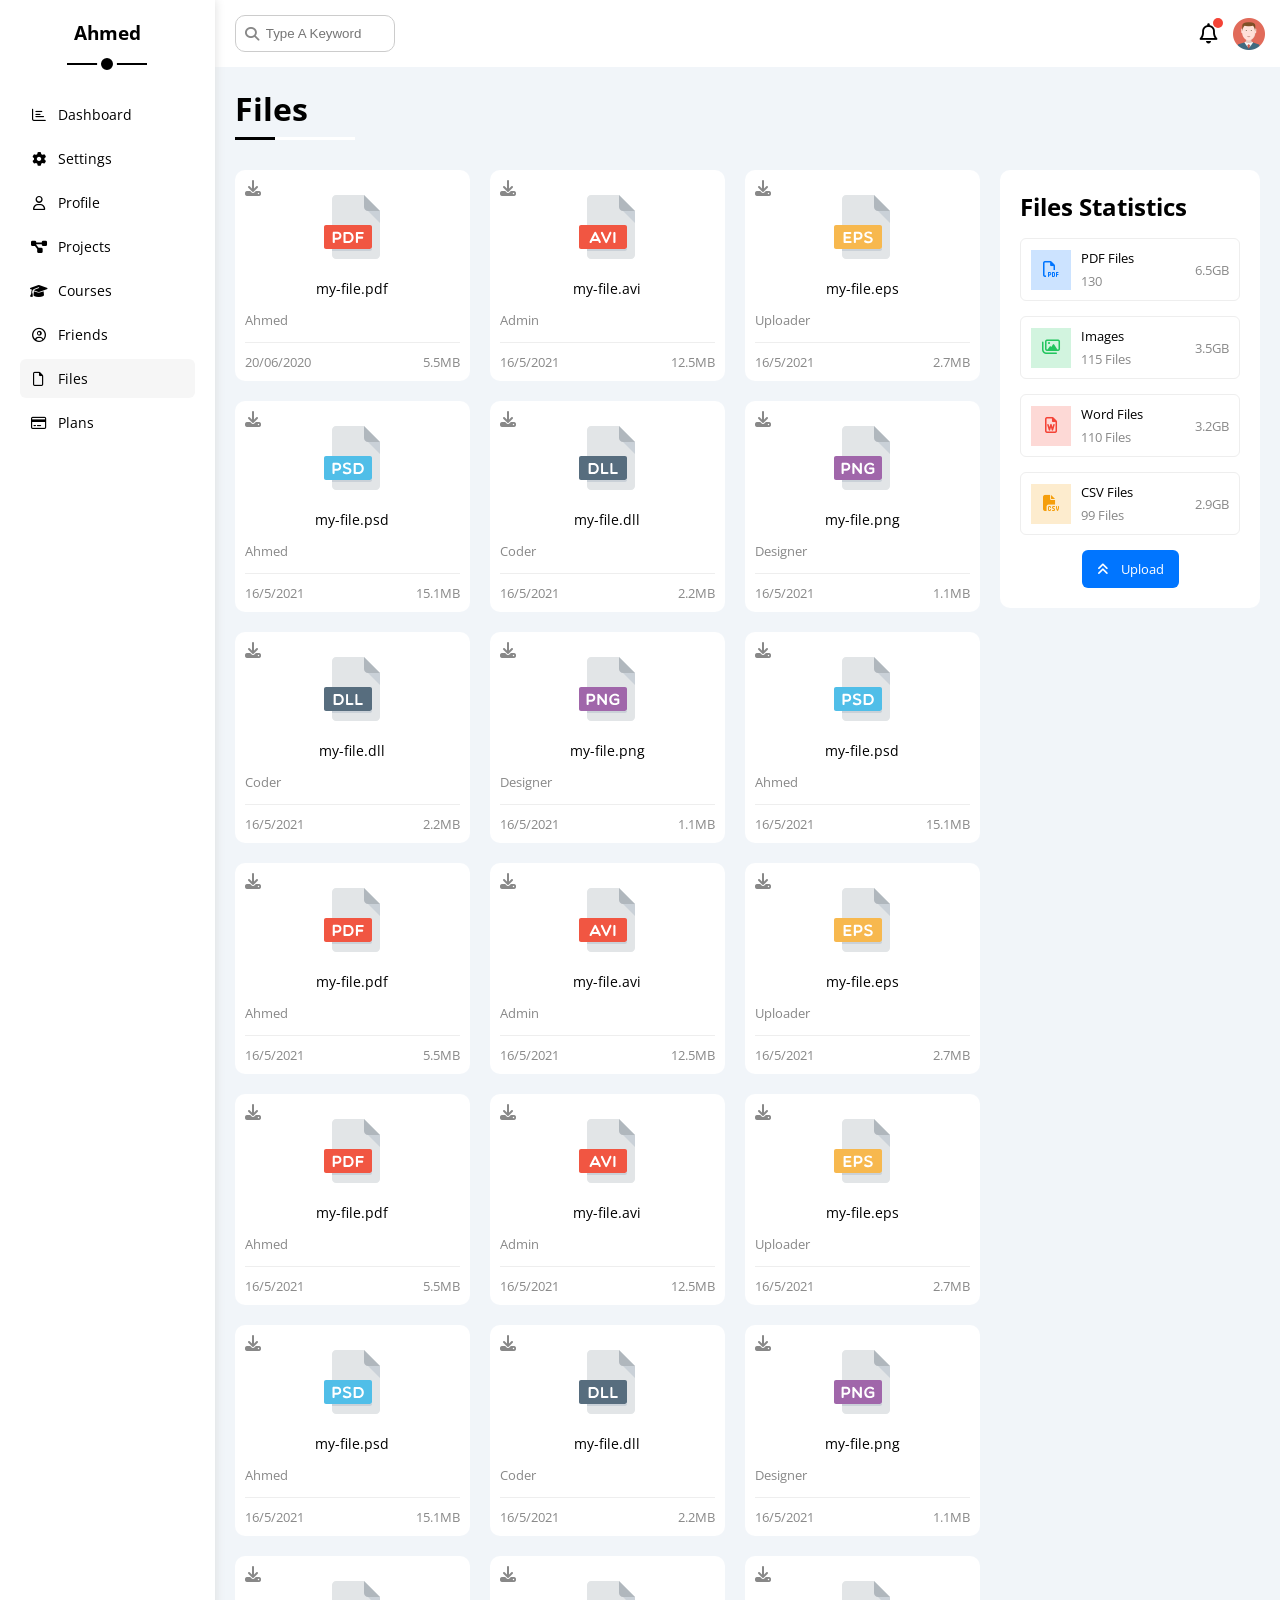
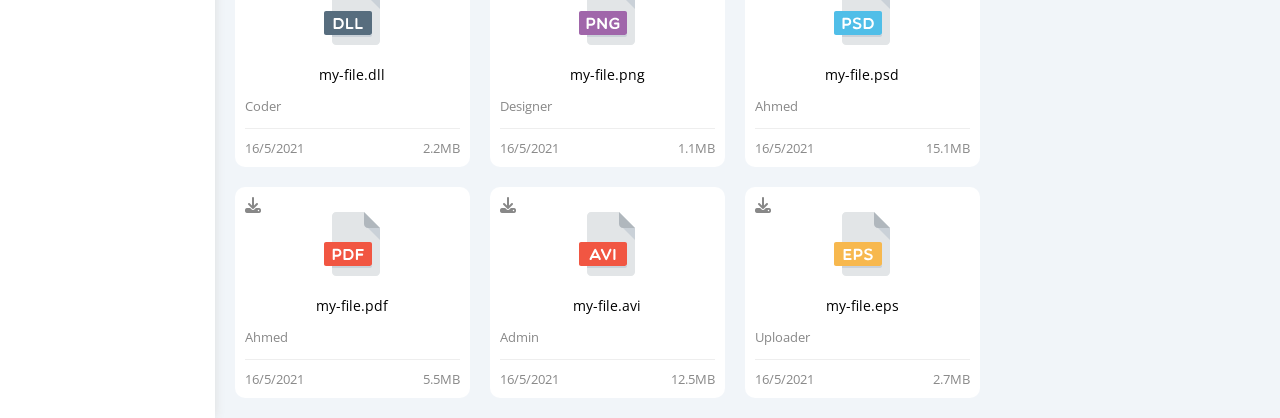
<file: files.html>
<!DOCTYPE html>
<html lang="en">
  <head>
    <meta charset="UTF-8" />
    <meta http-equiv="X-UA-Compatible" content="IE=edge" />
    <meta name="viewport" content="width=device-width, initial-scale=1.0" />
    <title>Files</title>
    <link rel="stylesheet" href="css/all.min.css" />
    <link rel="stylesheet" href="css/fram-work.css" />
    <link rel="stylesheet" href="css/master.css" />
    <link rel="preconnect" href="https://fonts.googleapis.com" />
    <link rel="preconnect" href="https://fonts.gstatic.com" crossorigin />
    <link href="https://fonts.googleapis.com/css2?family=Open+Sans:wght@300;500&#038;display=swap" rel="stylesheet" />
  </head>
  <body>
    <div class="page d-flex">
      <div class="sidebar bg-white p-20 p-relative">
        <h3 class="p-relative txt-c mt-0">Ahmed</h3>
        <ul>
          <li>
            <a class="d-flex align-center fs-14 c-black rad-6 p-10" href="index.html">
              <i class="fa-regular fa-chart-bar fa-fw"></i>
              <span>Dashboard</span>
            </a>
          </li>
          <li>
            <a class="d-flex align-center fs-14 c-black rad-6 p-10" href="settings.html">
              <i class="fa-solid fa-gear fa-fw"></i>
              <span>Settings</span>
            </a>
          </li>
          <li>
            <a class="d-flex align-center fs-14 c-black rad-6 p-10" href="profile.html">
              <i class="fa-regular fa-user fa-fw"></i>
              <span>Profile</span>
            </a>
          </li>
          <li>
            <a class="d-flex align-center fs-14 c-black rad-6 p-10" href="projects.html">
              <i class="fa-solid fa-diagram-project fa-fw"></i>
              <span>Projects</span>
            </a>
          </li>
          <li>
            <a class="d-flex align-center fs-14 c-black rad-6 p-10" href="courses.html">
              <i class="fa-solid fa-graduation-cap fa-fw"></i>
              <span>Courses</span>
            </a>
          </li>
          <li>
            <a class="d-flex align-center fs-14 c-black rad-6 p-10" href="friends.html">
              <i class="fa-regular fa-circle-user fa-fw"></i>
              <span>Friends</span>
            </a>
          </li>
          <li>
            <a class="active d-flex align-center fs-14 c-black rad-6 p-10" href="files.html">
              <i class="fa-regular fa-file fa-fw"></i>
              <span>Files</span>
            </a>
          </li>
          <li>
            <a class="d-flex align-center fs-14 c-black rad-6 p-10" href="plans.html">
              <i class="fa-regular fa-credit-card fa-fw"></i>
              <span>Plans</span>
            </a>
          </li>
        </ul>
      </div>
      <div class="content w-full">
        <!-- Start Head -->
        <div class="head bg-white p-15 between-flex">
          <div class="search p-relative">
            <input class="p-10" type="search" placeholder="Type A Keyword" />
          </div>
          <div class="icons d-flex align-center">
            <span class="notification p-relative">
              <i class="fa-regular fa-bell fa-lg"></i>
            </span>
            <img decoding="async" src="imgs/avatar.png" alt="" />
          </div>
        </div>
        <!-- End Head -->
        <h1 class="p-relative">Files</h1>
        <div class="files-page d-flex m-20 gap-20">
          <div class="files-stats p-20 bg-white rad-10">
            <h2 class="mt-0 mb-15 txt-c-mobile">Files Statistics</h2>
            <div class="d-flex align-center border-eee p-10 rad-6 mb-15 fs-13">
              <i class="fa-regular fa-file-pdf fa-lg blue center-flex c-blue icon"></i>
              <div class="info">
                <span>PDF Files</span>
                <span class="c-grey d-block mt-5">130</span>
              </div>
              <div class="size c-grey">6.5GB</div>
            </div>
            <div class="d-flex align-center border-eee p-10 rad-6 mb-15 fs-13">
              <i class="fa-regular fa-images fa-lg green center-flex c-green icon"></i>
              <div class="info">
                <span>Images</span>
                <span class="c-grey d-block mt-5">115 Files</span>
              </div>
              <div class="size c-grey">3.5GB</div>
            </div>
            <div class="d-flex align-center border-eee p-10 rad-6 mb-15 fs-13">
              <i class="fa-regular fa-file-word fa-lg red center-flex c-red icon"></i>
              <div class="info">
                <span>Word Files</span>
                <span class="c-grey d-block mt-5">110 Files</span>
              </div>
              <div class="size c-grey">3.2GB</div>
            </div>
            <div class="d-flex align-center border-eee p-10 rad-6 fs-13">
              <i class="fa-solid fa-file-csv fa-lg orange center-flex c-orange icon"></i>
              <div class="info">
                <span>CSV Files</span>
                <span class="c-grey d-block mt-5">99 Files</span>
              </div>
              <div class="size c-grey">2.9GB</div>
            </div>
            <a class="upload bg-blue c-white fs-13 rad-6 d-block w-fit" href="#">
              <i class="fa-solid fa-angles-up mr-10"></i>
              Upload
            </a>
          </div>
          <div class="files-content d-grid gap-20">
            <div class="file bg-white p-10 rad-10">
              <i class="fa-solid fa-download c-grey p-absolute"></i>
              <div class="icon txt-c">
                <img decoding="async" class="mt-15 mb-15" src="imgs/pdf.svg" alt="" />
              </div>
              <div class="txt-c mb-10 fs-14">my-file.pdf</div>
              <p class="c-grey fs-13">Ahmed</p>
              <div class="info between-flex mt-10 pt-10 fs-13 c-grey">
                <span>20/06/2020</span>
                <span>5.5MB</span>
              </div>
            </div>
            <div class="file bg-white p-10 rad-10">
              <i class="fa-solid fa-download c-grey p-absolute"></i>
              <div class="icon txt-c">
                <img decoding="async" class="mt-15 mb-15" src="imgs/avi.svg" alt="" />
              </div>
              <div class="txt-c mb-10 fs-14">my-file.avi</div>
              <p class="c-grey fs-13">Admin</p>
              <div class="info between-flex mt-10 pt-10 fs-13 c-grey">
                <span>16/5/2021</span>
                <span>12.5MB</span>
              </div>
            </div>
            <div class="file bg-white p-10 rad-10">
              <i class="fa-solid fa-download c-grey p-absolute"></i>
              <div class="icon txt-c">
                <img decoding="async" class="mt-15 mb-15" src="imgs/eps.svg" alt="" />
              </div>
              <div class="txt-c mb-10 fs-14">my-file.eps</div>
              <p class="c-grey fs-13">Uploader</p>
              <div class="info between-flex mt-10 pt-10 fs-13 c-grey">
                <span>16/5/2021</span>
                <span>2.7MB</span>
              </div>
            </div>
            <div class="file bg-white p-10 rad-10">
              <i class="fa-solid fa-download c-grey p-absolute"></i>
              <div class="icon txt-c">
                <img decoding="async" class="mt-15 mb-15" src="imgs/psd.svg" alt="" />
              </div>
              <div class="txt-c mb-10 fs-14">my-file.psd</div>
              <p class="c-grey fs-13">Ahmed</p>
              <div class="info between-flex mt-10 pt-10 fs-13 c-grey">
                <span>16/5/2021</span>
                <span>15.1MB</span>
              </div>
            </div>
            <div class="file bg-white p-10 rad-10">
              <i class="fa-solid fa-download c-grey p-absolute"></i>
              <div class="icon txt-c">
                <img decoding="async" class="mt-15 mb-15" src="imgs/dll.svg" alt="" />
              </div>
              <div class="txt-c mb-10 fs-14">my-file.dll</div>
              <p class="c-grey fs-13">Coder</p>
              <div class="info between-flex mt-10 pt-10 fs-13 c-grey">
                <span>16/5/2021</span>
                <span>2.2MB</span>
              </div>
            </div>
            <div class="file bg-white p-10 rad-10">
              <i class="fa-solid fa-download c-grey p-absolute"></i>
              <div class="icon txt-c">
                <img decoding="async" class="mt-15 mb-15" src="imgs/png.svg" alt="" />
              </div>
              <div class="txt-c mb-10 fs-14">my-file.png</div>
              <p class="c-grey fs-13">Designer</p>
              <div class="info between-flex mt-10 pt-10 fs-13 c-grey">
                <span>16/5/2021</span>
                <span>1.1MB</span>
              </div>
            </div>
            <div class="file bg-white p-10 rad-10">
              <i class="fa-solid fa-download c-grey p-absolute"></i>
              <div class="icon txt-c">
                <img decoding="async" class="mt-15 mb-15" src="imgs/dll.svg" alt="" />
              </div>
              <div class="txt-c mb-10 fs-14">my-file.dll</div>
              <p class="c-grey fs-13">Coder</p>
              <div class="info between-flex mt-10 pt-10 fs-13 c-grey">
                <span>16/5/2021</span>
                <span>2.2MB</span>
              </div>
            </div>
            <div class="file bg-white p-10 rad-10">
              <i class="fa-solid fa-download c-grey p-absolute"></i>
              <div class="icon txt-c">
                <img decoding="async" class="mt-15 mb-15" src="imgs/png.svg" alt="" />
              </div>
              <div class="txt-c mb-10 fs-14">my-file.png</div>
              <p class="c-grey fs-13">Designer</p>
              <div class="info between-flex mt-10 pt-10 fs-13 c-grey">
                <span>16/5/2021</span>
                <span>1.1MB</span>
              </div>
            </div>
            <div class="file bg-white p-10 rad-10">
              <i class="fa-solid fa-download c-grey p-absolute"></i>
              <div class="icon txt-c">
                <img decoding="async" class="mt-15 mb-15" src="imgs/psd.svg" alt="" />
              </div>
              <div class="txt-c mb-10 fs-14">my-file.psd</div>
              <p class="c-grey fs-13">Ahmed</p>
              <div class="info between-flex mt-10 pt-10 fs-13 c-grey">
                <span>16/5/2021</span>
                <span>15.1MB</span>
              </div>
            </div>
            <div class="file bg-white p-10 rad-10">
              <i class="fa-solid fa-download c-grey p-absolute"></i>
              <div class="icon txt-c">
                <img decoding="async" class="mt-15 mb-15" src="imgs/pdf.svg" alt="" />
              </div>
              <div class="txt-c mb-10 fs-14">my-file.pdf</div>
              <p class="c-grey fs-13">Ahmed</p>
              <div class="info between-flex mt-10 pt-10 fs-13 c-grey">
                <span>16/5/2021</span>
                <span>5.5MB</span>
              </div>
            </div>
            <div class="file bg-white p-10 rad-10">
              <i class="fa-solid fa-download c-grey p-absolute"></i>
              <div class="icon txt-c">
                <img decoding="async" class="mt-15 mb-15" src="imgs/avi.svg" alt="" />
              </div>
              <div class="txt-c mb-10 fs-14">my-file.avi</div>
              <p class="c-grey fs-13">Admin</p>
              <div class="info between-flex mt-10 pt-10 fs-13 c-grey">
                <span>16/5/2021</span>
                <span>12.5MB</span>
              </div>
            </div>
            <div class="file bg-white p-10 rad-10">
              <i class="fa-solid fa-download c-grey p-absolute"></i>
              <div class="icon txt-c">
                <img decoding="async" class="mt-15 mb-15" src="imgs/eps.svg" alt="" />
              </div>
              <div class="txt-c mb-10 fs-14">my-file.eps</div>
              <p class="c-grey fs-13">Uploader</p>
              <div class="info between-flex mt-10 pt-10 fs-13 c-grey">
                <span>16/5/2021</span>
                <span>2.7MB</span>
              </div>
            </div>
            <div class="file bg-white p-10 rad-10">
              <i class="fa-solid fa-download c-grey p-absolute"></i>
              <div class="icon txt-c">
                <img decoding="async" class="mt-15 mb-15" src="imgs/pdf.svg" alt="" />
              </div>
              <div class="txt-c mb-10 fs-14">my-file.pdf</div>
              <p class="c-grey fs-13">Ahmed</p>
              <div class="info between-flex mt-10 pt-10 fs-13 c-grey">
                <span>16/5/2021</span>
                <span>5.5MB</span>
              </div>
            </div>
            <div class="file bg-white p-10 rad-10">
              <i class="fa-solid fa-download c-grey p-absolute"></i>
              <div class="icon txt-c">
                <img decoding="async" class="mt-15 mb-15" src="imgs/avi.svg" alt="" />
              </div>
              <div class="txt-c mb-10 fs-14">my-file.avi</div>
              <p class="c-grey fs-13">Admin</p>
              <div class="info between-flex mt-10 pt-10 fs-13 c-grey">
                <span>16/5/2021</span>
                <span>12.5MB</span>
              </div>
            </div>
            <div class="file bg-white p-10 rad-10">
              <i class="fa-solid fa-download c-grey p-absolute"></i>
              <div class="icon txt-c">
                <img decoding="async" class="mt-15 mb-15" src="imgs/eps.svg" alt="" />
              </div>
              <div class="txt-c mb-10 fs-14">my-file.eps</div>
              <p class="c-grey fs-13">Uploader</p>
              <div class="info between-flex mt-10 pt-10 fs-13 c-grey">
                <span>16/5/2021</span>
                <span>2.7MB</span>
              </div>
            </div>
            <div class="file bg-white p-10 rad-10">
              <i class="fa-solid fa-download c-grey p-absolute"></i>
              <div class="icon txt-c">
                <img decoding="async" class="mt-15 mb-15" src="imgs/psd.svg" alt="" />
              </div>
              <div class="txt-c mb-10 fs-14">my-file.psd</div>
              <p class="c-grey fs-13">Ahmed</p>
              <div class="info between-flex mt-10 pt-10 fs-13 c-grey">
                <span>16/5/2021</span>
                <span>15.1MB</span>
              </div>
            </div>
            <div class="file bg-white p-10 rad-10">
              <i class="fa-solid fa-download c-grey p-absolute"></i>
              <div class="icon txt-c">
                <img decoding="async" class="mt-15 mb-15" src="imgs/dll.svg" alt="" />
              </div>
              <div class="txt-c mb-10 fs-14">my-file.dll</div>
              <p class="c-grey fs-13">Coder</p>
              <div class="info between-flex mt-10 pt-10 fs-13 c-grey">
                <span>16/5/2021</span>
                <span>2.2MB</span>
              </div>
            </div>
            <div class="file bg-white p-10 rad-10">
              <i class="fa-solid fa-download c-grey p-absolute"></i>
              <div class="icon txt-c">
                <img decoding="async" class="mt-15 mb-15" src="imgs/png.svg" alt="" />
              </div>
              <div class="txt-c mb-10 fs-14">my-file.png</div>
              <p class="c-grey fs-13">Designer</p>
              <div class="info between-flex mt-10 pt-10 fs-13 c-grey">
                <span>16/5/2021</span>
                <span>1.1MB</span>
              </div>
            </div>
            <div class="file bg-white p-10 rad-10">
              <i class="fa-solid fa-download c-grey p-absolute"></i>
              <div class="icon txt-c">
                <img decoding="async" class="mt-15 mb-15" src="imgs/dll.svg" alt="" />
              </div>
              <div class="txt-c mb-10 fs-14">my-file.dll</div>
              <p class="c-grey fs-13">Coder</p>
              <div class="info between-flex mt-10 pt-10 fs-13 c-grey">
                <span>16/5/2021</span>
                <span>2.2MB</span>
              </div>
            </div>
            <div class="file bg-white p-10 rad-10">
              <i class="fa-solid fa-download c-grey p-absolute"></i>
              <div class="icon txt-c">
                <img decoding="async" class="mt-15 mb-15" src="imgs/png.svg" alt="" />
              </div>
              <div class="txt-c mb-10 fs-14">my-file.png</div>
              <p class="c-grey fs-13">Designer</p>
              <div class="info between-flex mt-10 pt-10 fs-13 c-grey">
                <span>16/5/2021</span>
                <span>1.1MB</span>
              </div>
            </div>
            <div class="file bg-white p-10 rad-10">
              <i class="fa-solid fa-download c-grey p-absolute"></i>
              <div class="icon txt-c">
                <img decoding="async" class="mt-15 mb-15" src="imgs/psd.svg" alt="" />
              </div>
              <div class="txt-c mb-10 fs-14">my-file.psd</div>
              <p class="c-grey fs-13">Ahmed</p>
              <div class="info between-flex mt-10 pt-10 fs-13 c-grey">
                <span>16/5/2021</span>
                <span>15.1MB</span>
              </div>
            </div>
            <div class="file bg-white p-10 rad-10">
              <i class="fa-solid fa-download c-grey p-absolute"></i>
              <div class="icon txt-c">
                <img decoding="async" class="mt-15 mb-15" src="imgs/pdf.svg" alt="" />
              </div>
              <div class="txt-c mb-10 fs-14">my-file.pdf</div>
              <p class="c-grey fs-13">Ahmed</p>
              <div class="info between-flex mt-10 pt-10 fs-13 c-grey">
                <span>16/5/2021</span>
                <span>5.5MB</span>
              </div>
            </div>
            <div class="file bg-white p-10 rad-10">
              <i class="fa-solid fa-download c-grey p-absolute"></i>
              <div class="icon txt-c">
                <img decoding="async" class="mt-15 mb-15" src="imgs/avi.svg" alt="" />
              </div>
              <div class="txt-c mb-10 fs-14">my-file.avi</div>
              <p class="c-grey fs-13">Admin</p>
              <div class="info between-flex mt-10 pt-10 fs-13 c-grey">
                <span>16/5/2021</span>
                <span>12.5MB</span>
              </div>
            </div>
            <div class="file bg-white p-10 rad-10">
              <i class="fa-solid fa-download c-grey p-absolute"></i>
              <div class="icon txt-c">
                <img decoding="async" class="mt-15 mb-15" src="imgs/eps.svg" alt="" />
              </div>
              <div class="txt-c mb-10 fs-14">my-file.eps</div>
              <p class="c-grey fs-13">Uploader</p>
              <div class="info between-flex mt-10 pt-10 fs-13 c-grey">
                <span>16/5/2021</span>
                <span>2.7MB</span>
              </div>
            </div>
          </div>
        </div>
      </div>
    </div>
  </body>
</html>
</file>
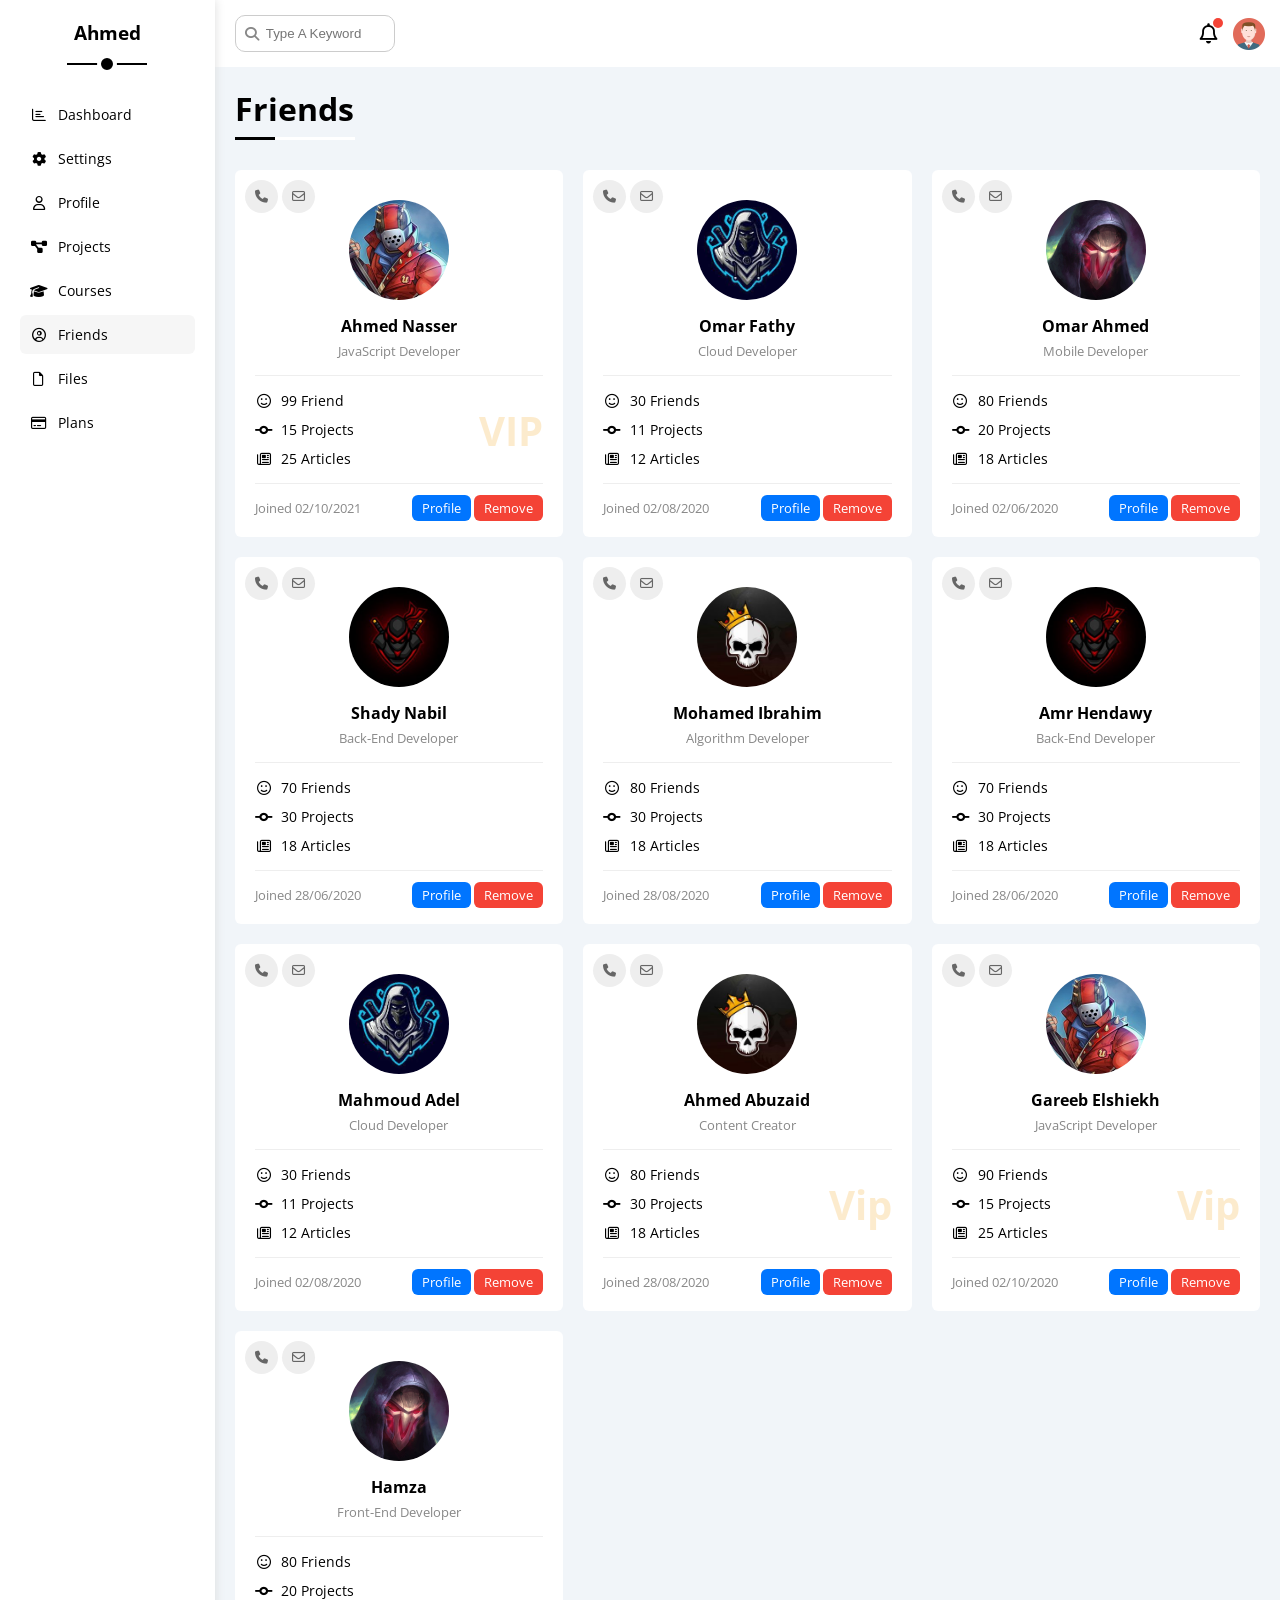
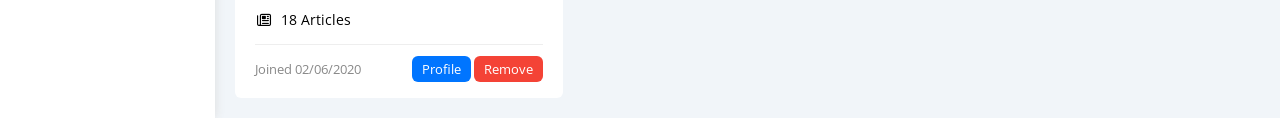
<file: friends.html>
<!DOCTYPE html>
<html lang="en">
  <head>
    <meta charset="UTF-8" />
    <meta http-equiv="X-UA-Compatible" content="IE=edge" />
    <meta name="viewport" content="width=device-width, initial-scale=1.0" />
    <title>Friends</title>
    <link rel="stylesheet" href="css/all.min.css" />
    <link rel="stylesheet" href="css/fram-work.css" />
    <link rel="stylesheet" href="css/master.css" />
    <link rel="preconnect" href="https://fonts.googleapis.com" />
    <link rel="preconnect" href="https://fonts.gstatic.com" crossorigin />
    <link href="https://fonts.googleapis.com/css2?family=Open+Sans:wght@300;500&#038;display=swap" rel="stylesheet" />
  </head>
  <body>
    <div class="page d-flex">
      <div class="sidebar bg-white p-20 p-relative">
        <h3 class="p-relative txt-c mt-0">Ahmed</h3>
        <ul>
          <li>
            <a class="d-flex align-center fs-14 c-black rad-6 p-10" href="index.html">
              <i class="fa-regular fa-chart-bar fa-fw"></i>
              <span>Dashboard</span>
            </a>
          </li>
          <li>
            <a class="d-flex align-center fs-14 c-black rad-6 p-10" href="settings.html">
              <i class="fa-solid fa-gear fa-fw"></i>
              <span>Settings</span>
            </a>
          </li>
          <li>
            <a class="d-flex align-center fs-14 c-black rad-6 p-10" href="profile.html">
              <i class="fa-regular fa-user fa-fw"></i>
              <span>Profile</span>
            </a>
          </li>
          <li>
            <a class="d-flex align-center fs-14 c-black rad-6 p-10" href="projects.html">
              <i class="fa-solid fa-diagram-project fa-fw"></i>
              <span>Projects</span>
            </a>
          </li>
          <li>
            <a class="d-flex align-center fs-14 c-black rad-6 p-10" href="courses.html">
              <i class="fa-solid fa-graduation-cap fa-fw"></i>
              <span>Courses</span>
            </a>
          </li>
          <li>
            <a class="active d-flex align-center fs-14 c-black rad-6 p-10" href="friends.html">
              <i class="fa-regular fa-circle-user fa-fw"></i>
              <span>Friends</span>
            </a>
          </li>
          <li>
            <a class="d-flex align-center fs-14 c-black rad-6 p-10" href="files.html">
              <i class="fa-regular fa-file fa-fw"></i>
              <span>Files</span>
            </a>
          </li>
          <li>
            <a class="d-flex align-center fs-14 c-black rad-6 p-10" href="plans.html">
              <i class="fa-regular fa-credit-card fa-fw"></i>
              <span>Plans</span>
            </a>
          </li>
        </ul>
      </div>
      <div class="content w-full">
        <!-- Start Head -->
        <div class="head bg-white p-15 between-flex">
          <div class="search p-relative">
            <input class="p-10" type="search" placeholder="Type A Keyword" />
          </div>
          <div class="icons d-flex align-center">
            <span class="notification p-relative">
              <i class="fa-regular fa-bell fa-lg"></i>
            </span>
            <img decoding="async" src="imgs/avatar.png" alt="" />
          </div>
        </div>
        <!-- End Head -->
        <h1 class="p-relative">Friends</h1>
        <div class="friends-page d-grid m-20 gap-20">
          <div class="friend bg-white rad-6 p-20 p-relative">
            <div class="contact">
              <i class="fa-solid fa-phone"></i>
              <i class="fa-regular fa-envelope"></i>
            </div>
            <div class="txt-c">
              <img decoding="async" class="rad-half mt-10 mb-10 w-100 h-100" src="imgs/friend-01.jpg" alt="" />
              <h4 class="m-0">Ahmed Nasser</h4>
              <p class="c-grey fs-13 mt-5 mb-0">JavaScript Developer</p>
            </div>
            <div class="icons fs-14 p-relative">
              <div class="mb-10">
                <i class="fa-regular fa-face-smile fa-fw"></i>
                <span>99 Friend</span>
              </div>
              <div class="mb-10">
                <i class="fa-solid fa-code-commit fa-fw"></i>
                <span>15 Projects</span>
              </div>
              <div>
                <i class="fa-regular fa-newspaper fa-fw"></i>
                <span>25 Articles</span>
              </div>
              <span class="vip fw-bold c-orange">VIP</span>
            </div>
            <div class="info between-flex fs-13">
              <span class="c-grey">Joined 02/10/2021</span>
              <div>
                <a class="bg-blue c-white btn-shape" href="profile.html">Profile</a>
                <a class="bg-red c-white btn-shape" href="#">Remove</a>
              </div>
            </div>
          </div>
          <div class="friend bg-white rad-6 p-20 p-relative">
            <div class="contact">
              <i class="fa-solid fa-phone"></i>
              <i class="fa-regular fa-envelope"></i>
            </div>
            <div class="txt-c">
              <img decoding="async" class="rad-half mt-10 mb-10 w-100 h-100" src="imgs/friend-02.jpg" alt="" />
              <h4 class="m-0">Omar Fathy</h4>
              <p class="c-grey fs-13 mt-5 mb-0">Cloud Developer</p>
            </div>
            <div class="icons fs-14 p-relative">
              <div class="mb-10">
                <i class="fa-regular fa-face-smile fa-fw"></i>
                <span>30 Friends</span>
              </div>
              <div class="mb-10">
                <i class="fa-solid fa-code-commit fa-fw"></i>
                <span>11 Projects</span>
              </div>
              <div>
                <i class="fa-regular fa-newspaper fa-fw"></i>
                <span>12 Articles</span>
              </div>
            </div>
            <div class="info between-flex fs-13">
              <span class="c-grey">Joined 02/08/2020</span>
              <div>
                <a class="bg-blue c-white btn-shape" href="profile.html">Profile</a>
                <a class="bg-red c-white btn-shape" href="">Remove</a>
              </div>
            </div>
          </div>
          <div class="friend bg-white rad-6 p-20 p-relative">
            <div class="contact">
              <i class="fa-solid fa-phone"></i>
              <i class="fa-regular fa-envelope"></i>
            </div>
            <div class="txt-c">
              <img decoding="async" class="rad-half mt-10 mb-10 w-100 h-100" src="imgs/friend-03.jpg" alt="" />
              <h4 class="m-0">Omar Ahmed</h4>
              <p class="c-grey fs-13 mt-5 mb-0">Mobile Developer</p>
            </div>
            <div class="icons fs-14 p-relative">
              <div class="mb-10">
                <i class="fa-regular fa-face-smile fa-fw"></i>
                <span>80 Friends</span>
              </div>
              <div class="mb-10">
                <i class="fa-solid fa-code-commit fa-fw"></i>
                <span>20 Projects</span>
              </div>
              <div>
                <i class="fa-regular fa-newspaper fa-fw"></i>
                <span>18 Articles</span>
              </div>
            </div>
            <div class="info between-flex fs-13">
              <span class="c-grey">Joined 02/06/2020</span>
              <div>
                <a class="bg-blue c-white btn-shape" href="profile.html">Profile</a>
                <a class="bg-red c-white btn-shape" href="">Remove</a>
              </div>
            </div>
          </div>
          <div class="friend bg-white rad-6 p-20 p-relative">
            <div class="contact">
              <i class="fa-solid fa-phone"></i>
              <i class="fa-regular fa-envelope"></i>
            </div>
            <div class="txt-c">
              <img decoding="async" class="rad-half mt-10 mb-10 w-100 h-100" src="imgs/friend-04.jpg" alt="" />
              <h4 class="m-0">Shady Nabil</h4>
              <p class="c-grey fs-13 mt-5 mb-0">Back-End Developer</p>
            </div>
            <div class="icons fs-14 p-relative">
              <div class="mb-10">
                <i class="fa-regular fa-face-smile fa-fw"></i>
                <span>70 Friends</span>
              </div>
              <div class="mb-10">
                <i class="fa-solid fa-code-commit fa-fw"></i>
                <span>30 Projects</span>
              </div>
              <div>
                <i class="fa-regular fa-newspaper fa-fw"></i>
                <span>18 Articles</span>
              </div>
            </div>
            <div class="info between-flex fs-13">
              <span class="c-grey">Joined 28/06/2020</span>
              <div>
                <a class="bg-blue c-white btn-shape" href="profile.html">Profile</a>
                <a class="bg-red c-white btn-shape" href="">Remove</a>
              </div>
            </div>
          </div>
          <div class="friend bg-white rad-6 p-20 p-relative">
            <div class="contact">
              <i class="fa-solid fa-phone"></i>
              <i class="fa-regular fa-envelope"></i>
            </div>
            <div class="txt-c">
              <img decoding="async" class="rad-half mt-10 mb-10 w-100 h-100" src="imgs/friend-05.jpg" alt="" />
              <h4 class="m-0">Mohamed Ibrahim</h4>
              <p class="c-grey fs-13 mt-5 mb-0">Algorithm Developer</p>
            </div>
            <div class="icons fs-14 p-relative">
              <div class="mb-10">
                <i class="fa-regular fa-face-smile fa-fw"></i>
                <span>80 Friends</span>
              </div>
              <div class="mb-10">
                <i class="fa-solid fa-code-commit fa-fw"></i>
                <span>30 Projects</span>
              </div>
              <div>
                <i class="fa-regular fa-newspaper fa-fw"></i>
                <span>18 Articles</span>
              </div>
            </div>
            <div class="info between-flex fs-13">
              <span class="c-grey">Joined 28/08/2020</span>
              <div>
                <a class="bg-blue c-white btn-shape" href="profile.html">Profile</a>
                <a class="bg-red c-white btn-shape" href="">Remove</a>
              </div>
            </div>
          </div>
          <div class="friend bg-white rad-6 p-20 p-relative">
            <div class="contact">
              <i class="fa-solid fa-phone"></i>
              <i class="fa-regular fa-envelope"></i>
            </div>
            <div class="txt-c">
              <img decoding="async" class="rad-half mt-10 mb-10 w-100 h-100" src="imgs/friend-04.jpg" alt="" />
              <h4 class="m-0">Amr Hendawy</h4>
              <p class="c-grey fs-13 mt-5 mb-0">Back-End Developer</p>
            </div>
            <div class="icons fs-14 p-relative">
              <div class="mb-10">
                <i class="fa-regular fa-face-smile fa-fw"></i>
                <span>70 Friends</span>
              </div>
              <div class="mb-10">
                <i class="fa-solid fa-code-commit fa-fw"></i>
                <span>30 Projects</span>
              </div>
              <div>
                <i class="fa-regular fa-newspaper fa-fw"></i>
                <span>18 Articles</span>
              </div>
            </div>
            <div class="info between-flex fs-13">
              <span class="c-grey">Joined 28/06/2020</span>
              <div>
                <a class="bg-blue c-white btn-shape" href="profile.html">Profile</a>
                <a class="bg-red c-white btn-shape" href="">Remove</a>
              </div>
            </div>
          </div>
          <div class="friend bg-white rad-6 p-20 p-relative">
            <div class="contact">
              <i class="fa-solid fa-phone"></i>
              <i class="fa-regular fa-envelope"></i>
            </div>
            <div class="txt-c">
              <img decoding="async" class="rad-half mt-10 mb-10 w-100 h-100" src="imgs/friend-02.jpg" alt="" />
              <h4 class="m-0">Mahmoud Adel</h4>
              <p class="c-grey fs-13 mt-5 mb-0">Cloud Developer</p>
            </div>
            <div class="icons fs-14 p-relative">
              <div class="mb-10">
                <i class="fa-regular fa-face-smile fa-fw"></i>
                <span>30 Friends</span>
              </div>
              <div class="mb-10">
                <i class="fa-solid fa-code-commit fa-fw"></i>
                <span>11 Projects</span>
              </div>
              <div>
                <i class="fa-regular fa-newspaper fa-fw"></i>
                <span>12 Articles</span>
              </div>
            </div>
            <div class="info between-flex fs-13">
              <span class="c-grey">Joined 02/08/2020</span>
              <div>
                <a class="bg-blue c-white btn-shape" href="profile.html">Profile</a>
                <a class="bg-red c-white btn-shape" href="">Remove</a>
              </div>
            </div>
          </div>
          <div class="friend bg-white rad-6 p-20 p-relative">
            <div class="contact">
              <i class="fa-solid fa-phone"></i>
              <i class="fa-regular fa-envelope"></i>
            </div>
            <div class="txt-c">
              <img decoding="async" class="rad-half mt-10 mb-10 w-100 h-100" src="imgs/friend-05.jpg" alt="" />
              <h4 class="m-0">Ahmed Abuzaid</h4>
              <p class="c-grey fs-13 mt-5 mb-0">Content Creator</p>
            </div>
            <div class="icons fs-14 p-relative">
              <div class="mb-10">
                <i class="fa-regular fa-face-smile fa-fw"></i>
                <span>80 Friends</span>
              </div>
              <div class="mb-10">
                <i class="fa-solid fa-code-commit fa-fw"></i>
                <span>30 Projects</span>
              </div>
              <div>
                <i class="fa-regular fa-newspaper fa-fw"></i>
                <span>18 Articles</span>
              </div>
              <span class="vip fw-bold c-orange">Vip</span>
            </div>
            <div class="info between-flex fs-13">
              <span class="c-grey">Joined 28/08/2020</span>
              <div>
                <a class="bg-blue c-white btn-shape" href="profile.html">Profile</a>
                <a class="bg-red c-white btn-shape" href="">Remove</a>
              </div>
            </div>
          </div>
          <div class="friend bg-white rad-6 p-20 p-relative">
            <div class="contact">
              <i class="fa-solid fa-phone"></i>
              <i class="fa-regular fa-envelope"></i>
            </div>
            <div class="txt-c">
              <img decoding="async" class="rad-half mt-10 mb-10 w-100 h-100" src="imgs/friend-01.jpg" alt="" />
              <h4 class="m-0">Gareeb Elshiekh</h4>
              <p class="c-grey fs-13 mt-5 mb-0">JavaScript Developer</p>
            </div>
            <div class="icons fs-14 p-relative">
              <div class="mb-10">
                <i class="fa-regular fa-face-smile fa-fw"></i>
                <span>90 Friends</span>
              </div>
              <div class="mb-10">
                <i class="fa-solid fa-code-commit fa-fw"></i>
                <span>15 Projects</span>
              </div>
              <div>
                <i class="fa-regular fa-newspaper fa-fw"></i>
                <span>25 Articles</span>
              </div>
              <span class="vip fw-bold c-orange">Vip</span>
            </div>
            <div class="info between-flex fs-13">
              <span class="c-grey">Joined 02/10/2020</span>
              <div>
                <a class="bg-blue c-white btn-shape" href="profile.html">Profile</a>
                <a class="bg-red c-white btn-shape" href="">Remove</a>
              </div>
            </div>
          </div>
          <div class="friend bg-white rad-6 p-20 p-relative">
            <div class="contact">
              <i class="fa-solid fa-phone"></i>
              <i class="fa-regular fa-envelope"></i>
            </div>
            <div class="txt-c">
              <img decoding="async" class="rad-half mt-10 mb-10 w-100 h-100" src="imgs/friend-03.jpg" alt="" />
              <h4 class="m-0">Hamza</h4>
              <p class="c-grey fs-13 mt-5 mb-0">Front-End Developer</p>
            </div>
            <div class="icons fs-14 p-relative">
              <div class="mb-10">
                <i class="fa-regular fa-face-smile fa-fw"></i>
                <span>80 Friends</span>
              </div>
              <div class="mb-10">
                <i class="fa-solid fa-code-commit fa-fw"></i>
                <span>20 Projects</span>
              </div>
              <div>
                <i class="fa-regular fa-newspaper fa-fw"></i>
                <span>18 Articles</span>
              </div>
            </div>
            <div class="info between-flex fs-13">
              <span class="c-grey">Joined 02/06/2020</span>
              <div>
                <a class="bg-blue c-white btn-shape" href="profile.html">Profile</a>
                <a class="bg-red c-white btn-shape" href="">Remove</a>
              </div>
            </div>
          </div>
        </div>
      </div>
    </div>
  </body>
</html>
</file>
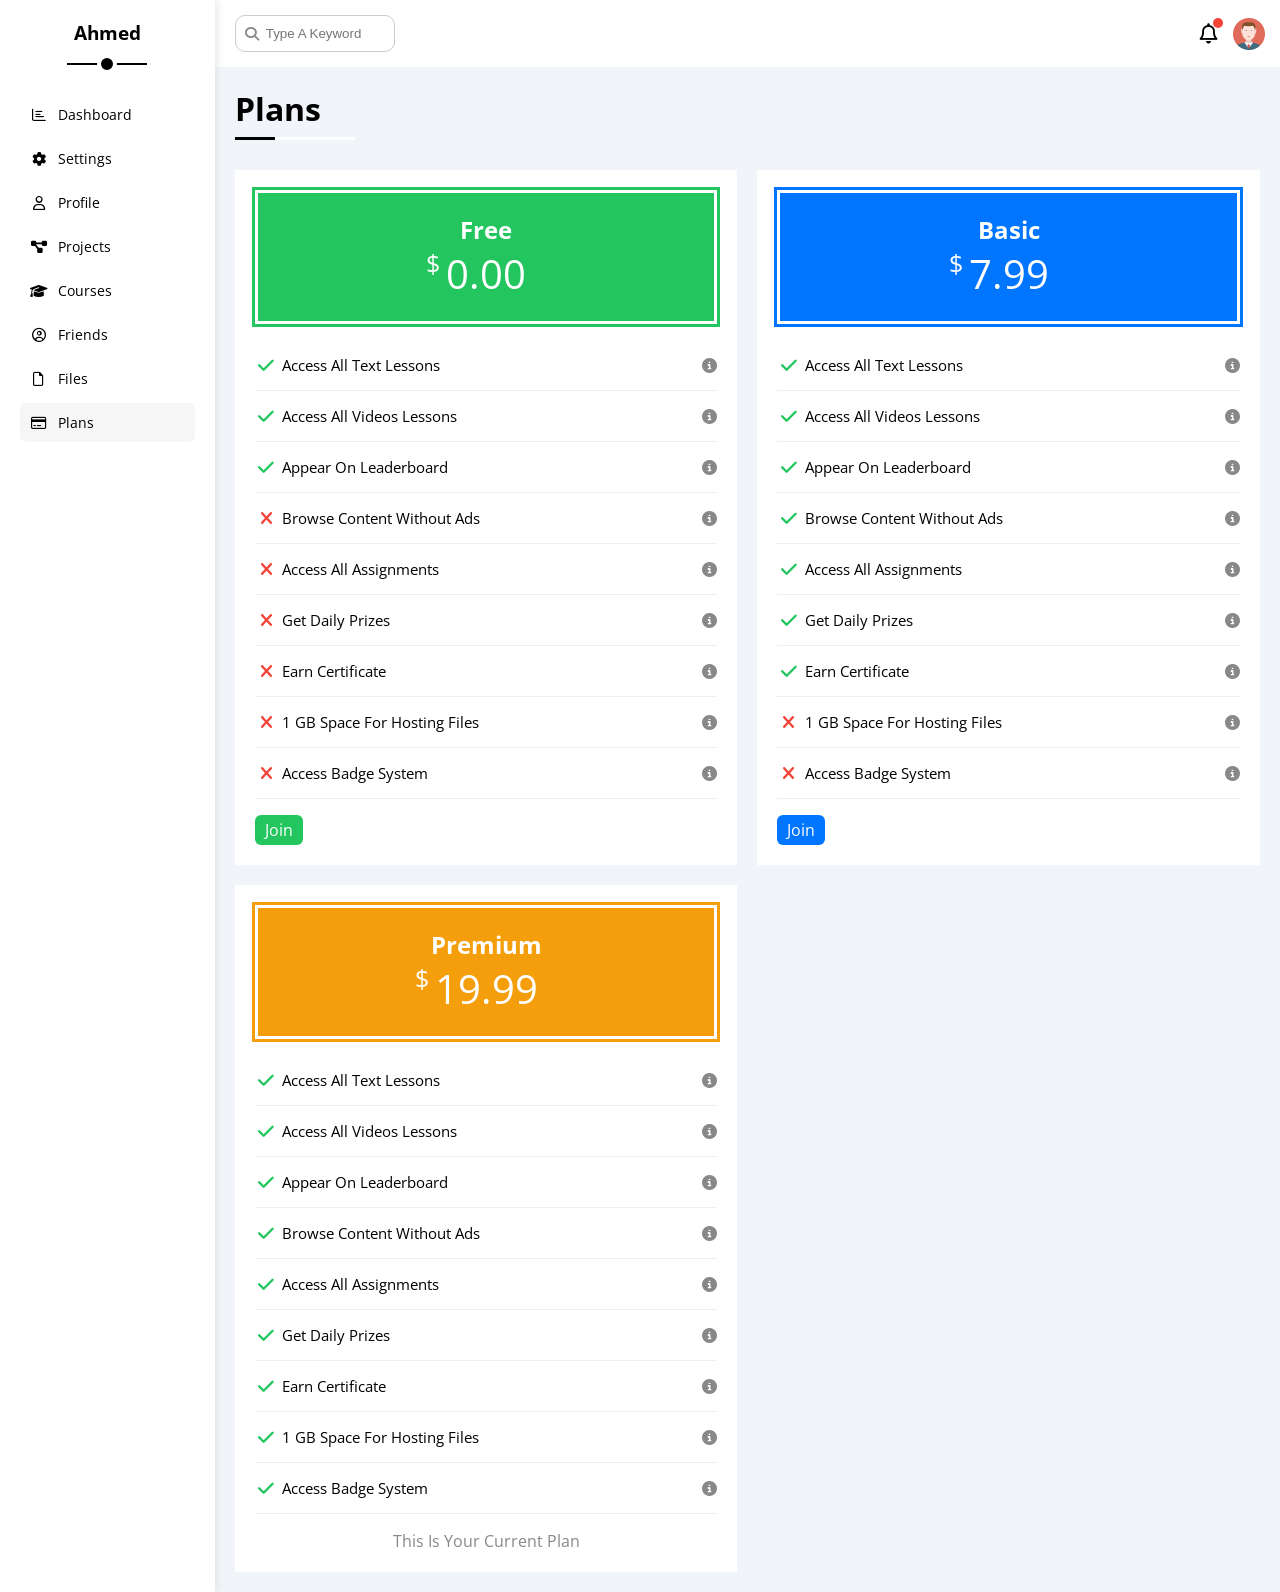
<file: plans.html>
<!DOCTYPE html>
<html lang="en">
  <head>
    <meta charset="UTF-8" />
    <meta http-equiv="X-UA-Compatible" content="IE=edge" />
    <meta name="viewport" content="width=device-width, initial-scale=1.0" />
    <title>Plans</title>
    <link rel="stylesheet" href="css/all.min.css" />
    <link rel="stylesheet" href="css/fram-work.css" />
    <link rel="stylesheet" href="css/master.css" />
    <link rel="preconnect" href="https://fonts.googleapis.com" />
    <link rel="preconnect" href="https://fonts.gstatic.com" crossorigin />
    <link href="https://fonts.googleapis.com/css2?family=Open+Sans:wght@300;500&#038;display=swap" rel="stylesheet" />
  </head>
  <body>
    <div class="page d-flex">
      <div class="sidebar bg-white p-20 p-relative">
        <h3 class="p-relative txt-c mt-0">Ahmed</h3>
        <ul>
          <li>
            <a class="d-flex align-center fs-14 c-black rad-6 p-10" href="index.html">
              <i class="fa-regular fa-chart-bar fa-fw"></i>
              <span>Dashboard</span>
            </a>
          </li>
          <li>
            <a class="d-flex align-center fs-14 c-black rad-6 p-10" href="settings.html">
              <i class="fa-solid fa-gear fa-fw"></i>
              <span>Settings</span>
            </a>
          </li>
          <li>
            <a class="d-flex align-center fs-14 c-black rad-6 p-10" href="profile.html">
              <i class="fa-regular fa-user fa-fw"></i>
              <span>Profile</span>
            </a>
          </li>
          <li>
            <a class="d-flex align-center fs-14 c-black rad-6 p-10" href="projects.html">
              <i class="fa-solid fa-diagram-project fa-fw"></i>
              <span>Projects</span>
            </a>
          </li>
          <li>
            <a class="d-flex align-center fs-14 c-black rad-6 p-10" href="courses.html">
              <i class="fa-solid fa-graduation-cap fa-fw"></i>
              <span>Courses</span>
            </a>
          </li>
          <li>
            <a class="d-flex align-center fs-14 c-black rad-6 p-10" href="friends.html">
              <i class="fa-regular fa-circle-user fa-fw"></i>
              <span>Friends</span>
            </a>
          </li>
          <li>
            <a class="d-flex align-center fs-14 c-black rad-6 p-10" href="files.html">
              <i class="fa-regular fa-file fa-fw"></i>
              <span>Files</span>
            </a>
          </li>
          <li>
            <a class="active d-flex align-center fs-14 c-black rad-6 p-10" href="plans.html">
              <i class="fa-regular fa-credit-card fa-fw"></i>
              <span>Plans</span>
            </a>
          </li>
        </ul>
      </div>
      <div class="content w-full">
        <!-- Start Head -->
        <div class="head bg-white p-15 between-flex">
          <div class="search p-relative">
            <input class="p-10" type="search" placeholder="Type A Keyword" />
          </div>
          <div class="icons d-flex align-center">
            <span class="notification p-relative">
              <i class="fa-regular fa-bell fa-lg"></i>
            </span>
            <img decoding="async" src="imgs/avatar.png" alt="" />
          </div>
        </div>
        <!-- End Head -->
        <h1 class="p-relative">Plans</h1>
        <div class="plans-page d-grid m-20 gap-20">
          <div class="plan green bg-white p-20">
            <div class="top bg-green txt-c p-20">
              <h2 class="m-0 c-white">Free</h2>
              <div class="price c-white"><span>$</span>0.00</div>
            </div>
            <ul>
              <li>
                <i class="fa-solid fa-check fa-fw yes"></i>
                <span>Access All Text Lessons</span>
                <i class="fa-solid fa-circle-info help"></i>
              </li>
              <li>
                <i class="fa-solid fa-check fa-fw yes"></i>
                <span>Access All Videos Lessons</span>
                <i class="fa-solid fa-circle-info help"></i>
              </li>
              <li>
                <i class="fa-solid fa-check fa-fw yes"></i>
                <span>Appear On Leaderboard</span>
                <i class="fa-solid fa-circle-info help"></i>
              </li>
              <li>
                <i class="fa-solid fa-xmark fa-fw"></i>
                <span>Browse Content Without Ads</span>
                <i class="fa-solid fa-circle-info help"></i>
              </li>
              <li>
                <i class="fa-solid fa-xmark fa-fw"></i>
                <span>Access All Assignments</span>
                <i class="fa-solid fa-circle-info help"></i>
              </li>
              <li>
                <i class="fa-solid fa-xmark fa-fw"></i>
                <span>Get Daily Prizes</span>
                <i class="fa-solid fa-circle-info help"></i>
              </li>
              <li>
                <i class="fa-solid fa-xmark fa-fw"></i>
                <span>Earn Certificate</span>
                <i class="fa-solid fa-circle-info help"></i>
              </li>
              <li>
                <i class="fa-solid fa-xmark fa-fw"></i>
                <span>1 GB Space For Hosting Files</span>
                <i class="fa-solid fa-circle-info help"></i>
              </li>
              <li>
                <i class="fa-solid fa-xmark fa-fw"></i>
                <span>Access Badge System</span>
                <i class="fa-solid fa-circle-info help"></i>
              </li>
            </ul>
            <a href="#" class="btn-shape bg-green c-white d-block w-fit">Join</a>
          </div>
          <!-- Start Plan -->
          <div class="plan blue bg-white p-20">
            <div class="top bg-blue txt-c p-20">
              <h2 class="m-0 c-white">Basic</h2>
              <div class="price c-white"><span>$</span>7.99</div>
            </div>
            <ul class="list-none p-0">
              <li>
                <i class="fa-solid fa-check fa-fw yes"></i>
                <span>Access All Text Lessons</span>
                <i class="fa-solid fa-circle-info help"></i>
              </li>
              <li>
                <i class="fa-solid fa-check fa-fw yes"></i>
                <span>Access All Videos Lessons</span>
                <i class="fa-solid fa-circle-info help"></i>
              </li>
              <li>
                <i class="fa-solid fa-check fa-fw yes"></i>
                <span>Appear On Leaderboard</span>
                <i class="fa-solid fa-circle-info help"></i>
              </li>
              <li>
                <i class="fa-solid fa-check fa-fw yes"></i>
                <span>Browse Content Without Ads</span>
                <i class="fa-solid fa-circle-info help"></i>
              </li>
              <li>
                <i class="fa-solid fa-check fa-fw yes"></i>
                <span>Access All Assignments</span>
                <i class="fa-solid fa-circle-info help"></i>
              </li>
              <li>
                <i class="fa-solid fa-check fa-fw yes"></i>
                <span>Get Daily Prizes</span>
                <i class="fa-solid fa-circle-info help"></i>
              </li>
              <li>
                <i class="fa-solid fa-check fa-fw yes"></i>
                <span>Earn Certificate</span>
                <i class="fa-solid fa-circle-info help"></i>
              </li>
              <li>
                <i class="fa-solid fa-xmark fa-fw"></i>
                <span>1 GB Space For Hosting Files</span>
                <i class="fa-solid fa-circle-info help"></i>
              </li>
              <li>
                <i class="fa-solid fa-xmark fa-fw"></i>
                <span>Access Badge System</span>
                <i class="fa-solid fa-circle-info help"></i>
              </li>
            </ul>
            <a href="#" class="btn-shape bg-blue c-white d-block w-fit">Join</a>
          </div>
          <!-- End Plan -->
          <!-- Start Plan -->
          <div class="plan orange bg-white p-20">
            <div class="top bg-orange txt-c p-20">
              <h2 class="m-0 c-white">Premium</h2>
              <div class="price c-white"><span>$</span>19.99</div>
            </div>
            <ul class="list-none p-0">
              <li>
                <i class="fa-solid fa-check fa-fw yes"></i>
                <span>Access All Text Lessons</span>
                <i class="fa-solid fa-circle-info help"></i>
              </li>
              <li>
                <i class="fa-solid fa-check fa-fw yes"></i>
                <span>Access All Videos Lessons</span>
                <i class="fa-solid fa-circle-info help"></i>
              </li>
              <li>
                <i class="fa-solid fa-check fa-fw yes"></i>
                <span>Appear On Leaderboard</span>
                <i class="fa-solid fa-circle-info help"></i>
              </li>
              <li>
                <i class="fa-solid fa-check fa-fw yes"></i>
                <span>Browse Content Without Ads</span>
                <i class="fa-solid fa-circle-info help"></i>
              </li>
              <li>
                <i class="fa-solid fa-check fa-fw yes"></i>
                <span>Access All Assignments</span>
                <i class="fa-solid fa-circle-info help"></i>
              </li>
              <li>
                <i class="fa-solid fa-check fa-fw yes"></i>
                <span>Get Daily Prizes</span>
                <i class="fa-solid fa-circle-info help"></i>
              </li>
              <li>
                <i class="fa-solid fa-check fa-fw yes"></i>
                <span>Earn Certificate</span>
                <i class="fa-solid fa-circle-info help"></i>
              </li>
              <li>
                <i class="fa-solid fa-check fa-fw yes"></i>
                <span>1 GB Space For Hosting Files</span>
                <i class="fa-solid fa-circle-info help"></i>
              </li>
              <li>
                <i class="fa-solid fa-check fa-fw yes"></i>
                <span>Access Badge System</span>
                <i class="fa-solid fa-circle-info help"></i>
              </li>
            </ul>
            <p class="c-grey m-0 txt-c">This Is Your Current Plan</p>
          </div>
          <!-- End Plan -->
        </div>
      </div>
    </div>
  </body>
</html>
</file>
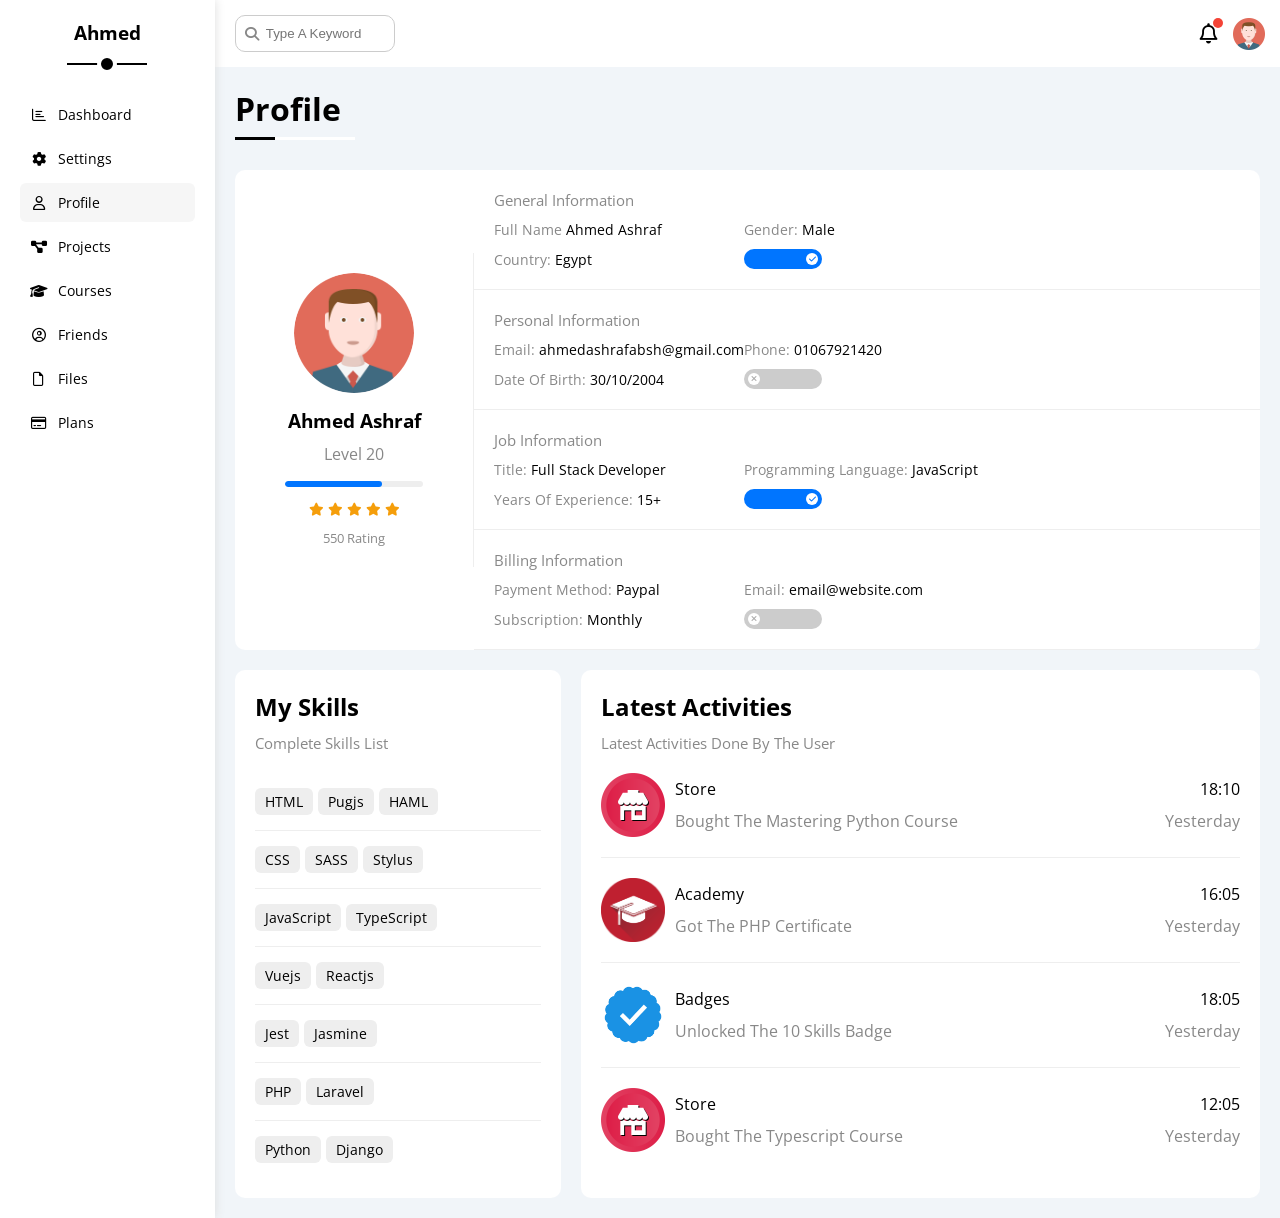
<file: profile.html>
<!DOCTYPE html>
<html lang="en">
  <head>
    <meta charset="UTF-8" />
    <meta http-equiv="X-UA-Compatible" content="IE=edge" />
    <meta name="viewport" content="width=device-width, initial-scale=1.0" />
    <title>Profile</title>
    <link rel="stylesheet" href="css/all.min.css" />
    <link rel="stylesheet" href="css/fram-work.css" />
    <link rel="stylesheet" href="css/master.css" />
    <link rel="preconnect" href="https://fonts.googleapis.com" />
    <link rel="preconnect" href="https://fonts.gstatic.com" crossorigin />
    <link href="https://fonts.googleapis.com/css2?family=Open+Sans:wght@300;500&#038;display=swap" rel="stylesheet" />
  </head>
  <body>
    <div class="page d-flex">
      <div class="sidebar bg-white p-20 p-relative">
        <h3 class="p-relative txt-c mt-0">Ahmed</h3>
        <ul>
          <li>
            <a class="d-flex align-center fs-14 c-black rad-6 p-10" href="index.html">
              <i class="fa-regular fa-chart-bar fa-fw"></i>
              <span>Dashboard</span>
            </a>
          </li>
          <li>
            <a class="d-flex align-center fs-14 c-black rad-6 p-10" href="settings.html">
              <i class="fa-solid fa-gear fa-fw"></i>
              <span>Settings</span>
            </a>
          </li>
          <li>
            <a class="active d-flex align-center fs-14 c-black rad-6 p-10" href="profile.html">
              <i class="fa-regular fa-user fa-fw"></i>
              <span>Profile</span>
            </a>
          </li>
          <li>
            <a class="d-flex align-center fs-14 c-black rad-6 p-10" href="projects.html">
              <i class="fa-solid fa-diagram-project fa-fw"></i>
              <span>Projects</span>
            </a>
          </li>
          <li>
            <a class="d-flex align-center fs-14 c-black rad-6 p-10" href="courses.html">
              <i class="fa-solid fa-graduation-cap fa-fw"></i>
              <span>Courses</span>
            </a>
          </li>
          <li>
            <a class="d-flex align-center fs-14 c-black rad-6 p-10" href="friends.html">
              <i class="fa-regular fa-circle-user fa-fw"></i>
              <span>Friends</span>
            </a>
          </li>
          <li>
            <a class="d-flex align-center fs-14 c-black rad-6 p-10" href="files.html">
              <i class="fa-regular fa-file fa-fw"></i>
              <span>Files</span>
            </a>
          </li>
          <li>
            <a class="d-flex align-center fs-14 c-black rad-6 p-10" href="plans.html">
              <i class="fa-regular fa-credit-card fa-fw"></i>
              <span>Plans</span>
            </a>
          </li>
        </ul>
      </div>
      <div class="content w-full">
        <!-- Start Head -->
        <div class="head bg-white p-15 between-flex">
          <div class="search p-relative">
            <input class="p-10" type="search" placeholder="Type A Keyword" />
          </div>
          <div class="icons d-flex align-center">
            <span class="notification p-relative">
              <i class="fa-regular fa-bell fa-lg"></i>
            </span>
            <img decoding="async" src="imgs/avatar.png" alt="" />
          </div>
        </div>
        <!-- End Head -->
        <h1 class="p-relative">Profile</h1>
        <div class="profile-page m-20">
          <!-- Start Overview -->
          <div class="overview bg-white rad-10 d-flex align-center">
            <div class="avatar-box txt-c p-20">
              <img decoding="async" class="rad-half mb-10" src="imgs/avatar.png" alt="" />
              <h3 class="m-0">Ahmed Ashraf</h3>
              <p class="c-grey mt-10">Level 20</p>
              <div class="level rad-6 bg-eee p-relative">
                <span style="width: 70%"></span>
              </div>
              <div class="rating mt-10 mb-10">
                <i class="fa-solid fa-star c-orange fs-13"></i>
                <i class="fa-solid fa-star c-orange fs-13"></i>
                <i class="fa-solid fa-star c-orange fs-13"></i>
                <i class="fa-solid fa-star c-orange fs-13"></i>
                <i class="fa-solid fa-star c-orange fs-13"></i>
              </div>
              <p class="c-grey m-0 fs-13">550 Rating</p>
            </div>
            <div class="info-box w-full txt-c-mobile">
              <!-- Start Information Row -->
              <div class="box p-20 d-flex align-center">
                <h4 class="c-grey fs-15 m-0 w-full">General Information</h4>
                <div class="fs-14">
                  <span class="c-grey">Full Name</span>
                  <span>Ahmed Ashraf</span>
                </div>
                <div class="fs-14">
                  <span class="c-grey">Gender:</span>
                  <span>Male</span>
                </div>
                <div class="fs-14">
                  <span class="c-grey">Country:</span>
                  <span>Egypt</span>
                </div>
                <div class="fs-14">
                  <label>
                    <input class="toggle-checkbox" type="checkbox" checked />
                    <div class="toggle-switch"></div>
                  </label>
                </div>
              </div>
              <!-- End Information Row -->
              <!-- Start Information Row -->
              <div class="box p-20 d-flex align-center">
                <h4 class="c-grey w-full fs-15 m-0">Personal Information</h4>
                <div class="fs-14">
                  <span class="c-grey">Email:</span>
                  <span>ahmedashrafabsh@gmail.com</span>
                </div>
                <div class="fs-14">
                  <span class="c-grey">Phone:</span>
                  <span>01067921420</span>
                </div>
                <div class="fs-14">
                  <span class="c-grey">Date Of Birth:</span>
                  <span>30/10/2004</span>
                </div>
                <div class="fs-14">
                  <label>
                    <input class="toggle-checkbox" type="checkbox" />
                    <div class="toggle-switch"></div>
                  </label>
                </div>
              </div>
              <!-- End Information Row -->
              <!-- Start Information Row -->
              <div class="box p-20 d-flex align-center">
                <h4 class="c-grey w-full fs-15 m-0">Job Information</h4>
                <div class="fs-14">
                  <span class="c-grey">Title:</span>
                  <span>Full Stack Developer</span>
                </div>
                <div class="fs-14">
                  <span class="c-grey">Programming Language:</span>
                  <span>JavaScript</span>
                </div>
                <div class="fs-14">
                  <span class="c-grey">Years Of Experience:</span>
                  <span>15+</span>
                </div>
                <div class="fs-14">
                  <label>
                    <input class="toggle-checkbox" type="checkbox" checked />
                    <div class="toggle-switch"></div>
                  </label>
                </div>
              </div>
              <!-- End Information Row -->
              <!-- Start Information Row -->
              <div class="box p-20 d-flex align-center">
                <h4 class="c-grey w-full fs-15 m-0">Billing Information</h4>
                <div class="fs-14">
                  <span class="c-grey">Payment Method:</span>
                  <span>Paypal</span>
                </div>
                <div class="fs-14">
                  <span class="c-grey">Email:</span>
                  <span>email@website.com</span>
                </div>
                <div class="fs-14">
                  <span class="c-grey">Subscription:</span>
                  <span>Monthly</span>
                </div>
                <div class="fs-14">
                  <label>
                    <input class="toggle-checkbox" type="checkbox" />
                    <div class="toggle-switch"></div>
                  </label>
                </div>
              </div>
              <!-- End Information Row -->
            </div>
          </div>
          <!-- End Overview -->
          <!-- Start Other Data -->
          <div class="other-data d-flex gap-20">
            <div class="skills-card p-20 bg-white rad-10 mt-20">
              <h2 class="mt-0 mb-10">My Skills</h2>
              <p class="mt-0 mb-20 c-grey fs-15">Complete Skills List</p>
              <ul class="m-0 txt-c-mobile">
                <li><span>HTML</span><span>Pugjs</span><span>HAML</span></li>
                <li><span>CSS</span><span>SASS</span><span>Stylus</span></li>
                <li><span>JavaScript</span><span>TypeScript</span></li>
                <li><span>Vuejs</span><span>Reactjs</span></li>
                <li><span>Jest</span><span>Jasmine</span></li>
                <li><span>PHP</span><span>Laravel</span></li>
                <li><span>Python</span><span>Django</span></li>
              </ul>
            </div>
            <div class="activities p-20 bg-white rad-10 mt-20">
              <h2 class="mt-0 mb-10">Latest Activities</h2>
              <p class="mt-0 mb-20 c-grey fs-15">Latest Activities Done By The User</p>
              <div class="activity d-flex align-center txt-c-mobile">
                <img decoding="async" src="imgs/activity-01.png" alt="" />
                <div class="info">
                  <span class="d-block mb-10">Store</span>
                  <span class="c-grey">Bought The Mastering Python Course</span>
                </div>
                <div class="date">
                  <span class="d-block mb-10">18:10</span>
                  <span class="c-grey">Yesterday</span>
                </div>
              </div>
              <div class="activity d-flex align-center txt-c-mobile">
                <img decoding="async" src="imgs/activity-02.png" alt="" />
                <div class="info">
                  <span class="d-block mb-10">Academy</span>
                  <span class="c-grey">Got The PHP Certificate</span>
                </div>
                <div class="date">
                  <span class="d-block mb-10">16:05</span>
                  <span class="c-grey">Yesterday</span>
                </div>
              </div>
              <div class="activity d-flex align-center txt-c-mobile">
                <img decoding="async" src="imgs/activity-03.png" alt="" />
                <div class="info">
                  <span class="d-block mb-10">Badges</span>
                  <span class="c-grey">Unlocked The 10 Skills Badge</span>
                </div>
                <div class="date">
                  <span class="d-block mb-10">18:05</span>
                  <span class="c-grey">Yesterday</span>
                </div>
              </div>
              <div class="activity d-flex align-center txt-c-mobile">
                <img decoding="async" src="imgs/activity-01.png" alt="" />
                <div class="info">
                  <span class="d-block mb-10">Store</span>
                  <span class="c-grey">Bought The Typescript Course</span>
                </div>
                <div class="date">
                  <span class="d-block mb-10">12:05</span>
                  <span class="c-grey">Yesterday</span>
                </div>
              </div>
            </div>
          </div>
          <!-- End Other Data -->
        </div>
      </div>
    </div>
  </body>
</html>
</file>
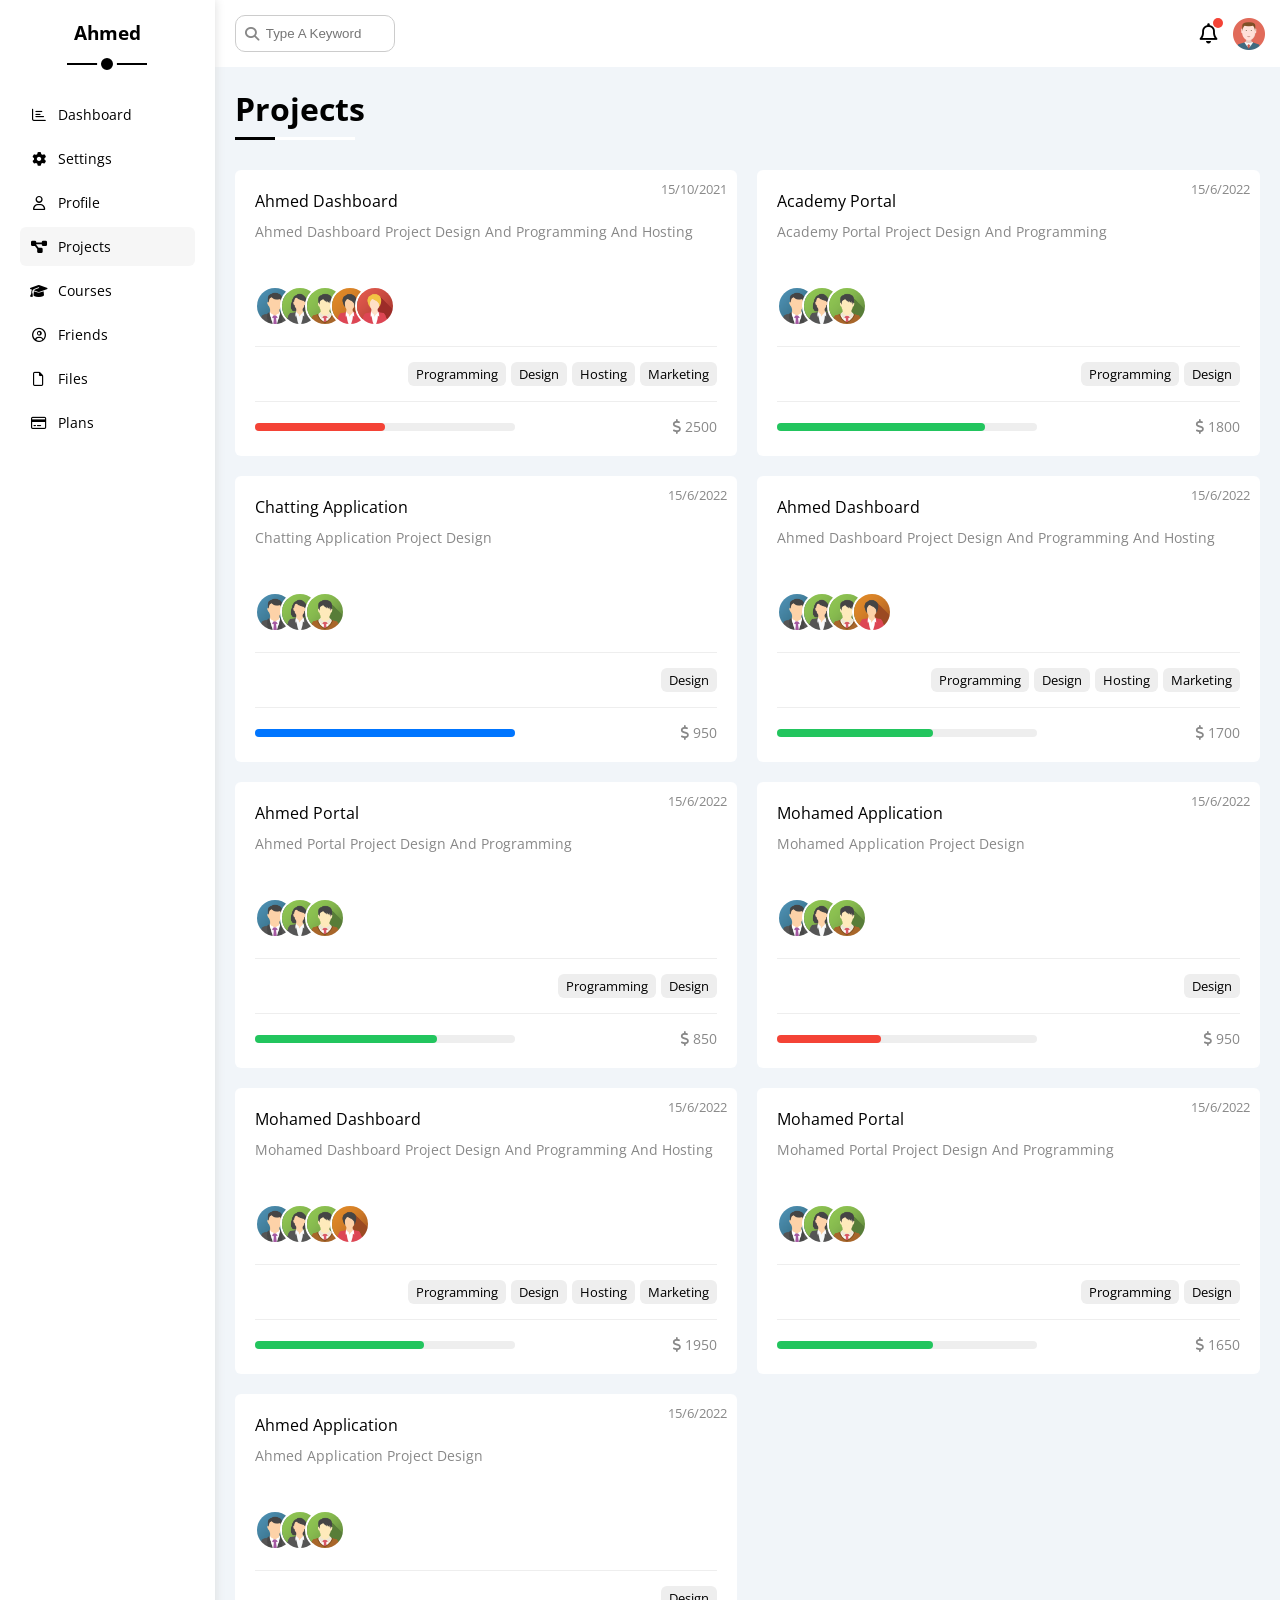
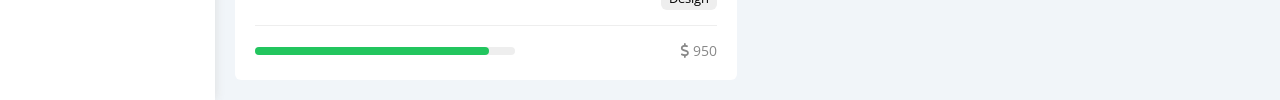
<file: projects.html>
<!DOCTYPE html>
<html lang="en">
  <head>
    <meta charset="UTF-8" />
    <meta http-equiv="X-UA-Compatible" content="IE=edge" />
    <meta name="viewport" content="width=device-width, initial-scale=1.0" />
    <title>Projects</title>
    <link rel="stylesheet" href="css/all.min.css" />
    <link rel="stylesheet" href="css/fram-work.css" />
    <link rel="stylesheet" href="css/master.css" />
    <link rel="preconnect" href="https://fonts.googleapis.com" />
    <link rel="preconnect" href="https://fonts.gstatic.com" crossorigin />
    <link href="https://fonts.googleapis.com/css2?family=Open+Sans:wght@300;500&#038;display=swap" rel="stylesheet" />
  </head>
  <body>
    <div class="page d-flex">
      <div class="sidebar bg-white p-20 p-relative">
        <h3 class="p-relative txt-c mt-0">Ahmed</h3>
        <ul>
          <li>
            <a class="d-flex align-center fs-14 c-black rad-6 p-10" href="index.html">
              <i class="fa-regular fa-chart-bar fa-fw"></i>
              <span>Dashboard</span>
            </a>
          </li>
          <li>
            <a class="d-flex align-center fs-14 c-black rad-6 p-10" href="settings.html">
              <i class="fa-solid fa-gear fa-fw"></i>
              <span>Settings</span>
            </a>
          </li>
          <li>
            <a class="d-flex align-center fs-14 c-black rad-6 p-10" href="profile.html">
              <i class="fa-regular fa-user fa-fw"></i>
              <span>Profile</span>
            </a>
          </li>
          <li>
            <a class="active d-flex align-center fs-14 c-black rad-6 p-10" href="projects.html">
              <i class="fa-solid fa-diagram-project fa-fw"></i>
              <span>Projects</span>
            </a>
          </li>
          <li>
            <a class="d-flex align-center fs-14 c-black rad-6 p-10" href="courses.html">
              <i class="fa-solid fa-graduation-cap fa-fw"></i>
              <span>Courses</span>
            </a>
          </li>
          <li>
            <a class="d-flex align-center fs-14 c-black rad-6 p-10" href="friends.html">
              <i class="fa-regular fa-circle-user fa-fw"></i>
              <span>Friends</span>
            </a>
          </li>
          <li>
            <a class="d-flex align-center fs-14 c-black rad-6 p-10" href="files.html">
              <i class="fa-regular fa-file fa-fw"></i>
              <span>Files</span>
            </a>
          </li>
          <li>
            <a class="d-flex align-center fs-14 c-black rad-6 p-10" href="plans.html">
              <i class="fa-regular fa-credit-card fa-fw"></i>
              <span>Plans</span>
            </a>
          </li>
        </ul>
      </div>
      <div class="content w-full">
        <!-- Start Head -->
        <div class="head bg-white p-15 between-flex">
          <div class="search p-relative">
            <input class="p-10" type="search" placeholder="Type A Keyword" />
          </div>
          <div class="icons d-flex align-center">
            <span class="notification p-relative">
              <i class="fa-regular fa-bell fa-lg"></i>
            </span>
            <img decoding="async" src="imgs/avatar.png" alt="" />
          </div>
        </div>
        <!-- End Head -->
        <h1 class="p-relative">Projects</h1>
        <div class="projects-page d-grid m-20 gap-20">
          <div class="project bg-white p-20 rad-6 p-relative">
            <span class="date fs-13 c-grey">15/10/2021</span>
            <h4 class="m-0">Ahmed Dashboard</h4>
            <p class="c-grey mt-10 mb-10 fs-14">Ahmed Dashboard Project Design And Programming And Hosting</p>
            <div class="team">
              <a href="#"><img decoding="async" src="imgs/team-01.png" alt="" /></a>
              <a href="#"><img decoding="async" src="imgs/team-02.png" alt="" /></a>
              <a href="#"><img decoding="async" src="imgs/team-03.png" alt="" /></a>
              <a href="#"><img decoding="async" src="imgs/team-04.png" alt="" /></a>
              <a href="#"><img decoding="async" src="imgs/team-05.png" alt="" /></a>
            </div>
            <div class="do d-flex">
              <span class="fs-13 rad-6 bg-eee">Programming</span>
              <span class="fs-13 rad-6 bg-eee">Design</span>
              <span class="fs-13 rad-6 bg-eee">Hosting</span>
              <span class="fs-13 rad-6 bg-eee">Marketing</span>
            </div>
            <div class="info between-flex">
              <div class="prog bg-eee">
                <span class="bg-red" style="width: 50%"></span>
              </div>
              <div class="fs-14 c-grey">
                <i class="fa-solid fa-dollar-sign"></i>
                2500
              </div>
            </div>
          </div>
          <div class="project bg-white p-20 rad-6 p-relative">
            <span class="date fs-13 c-grey">15/6/2022</span>
            <h4 class="m-0">Academy Portal</h4>
            <p class="c-grey mt-10 mb-10 fs-14">Academy Portal Project Design And Programming</p>
            <div class="team">
              <a href="#"><img decoding="async" src="imgs/team-01.png" alt="" /></a>
              <a href="#"><img decoding="async" src="imgs/team-02.png" alt="" /></a>
              <a href="#"><img decoding="async" src="imgs/team-03.png" alt="" /></a>
            </div>
            <div class="do d-flex">
              <span class="fs-13 rad-6 bg-eee">Programming</span>
              <span class="fs-13 rad-6 bg-eee">Design</span>
            </div>
            <div class="info between-flex">
              <div class="prog bg-eee">
                <span class="bg-green" style="width: 80%"></span>
              </div>
              <div class="fs-14 c-grey">
                <i class="fa-solid fa-dollar-sign"></i>
                1800
              </div>
            </div>
          </div>
          <div class="project bg-white p-20 rad-6 p-relative">
            <span class="date fs-13 c-grey">15/6/2022</span>
            <h4 class="m-0">Chatting Application</h4>
            <p class="c-grey mt-10 mb-10 fs-14">Chatting Application Project Design</p>
            <div class="team">
              <a href="#"><img decoding="async" src="imgs/team-01.png" alt="" /></a>
              <a href="#"><img decoding="async" src="imgs/team-02.png" alt="" /></a>
              <a href="#"><img decoding="async" src="imgs/team-03.png" alt="" /></a>
            </div>
            <div class="do d-flex">
              <span class="fs-13 rad-6 bg-eee">Design</span>
            </div>
            <div class="info between-flex">
              <div class="prog bg-eee">
                <span class="bg-blue" style="width: 100%"></span>
              </div>
              <div class="fs-14 c-grey">
                <i class="fa-solid fa-dollar-sign"></i>
                950
              </div>
            </div>
          </div>
          <div class="project bg-white p-20 rad-6 p-relative">
            <span class="date fs-13 c-grey">15/6/2022</span>
            <h4 class="m-0">Ahmed Dashboard</h4>
            <p class="c-grey mt-10 mb-10 fs-14">Ahmed Dashboard Project Design And Programming And Hosting</p>
            <div class="team">
              <a href="#"><img decoding="async" src="imgs/team-01.png" alt="" /></a>
              <a href="#"><img decoding="async" src="imgs/team-02.png" alt="" /></a>
              <a href="#"><img decoding="async" src="imgs/team-03.png" alt="" /></a>
              <a href="#"><img decoding="async" src="imgs/team-04.png" alt="" /></a>
            </div>
            <div class="do d-flex">
              <span class="fs-13 rad-6 bg-eee">Programming</span>
              <span class="fs-13 rad-6 bg-eee">Design</span>
              <span class="fs-13 rad-6 bg-eee">Hosting</span>
              <span class="fs-13 rad-6 bg-eee">Marketing</span>
            </div>
            <div class="info between-flex">
              <div class="prog bg-eee">
                <span class="bg-green" style="width: 60%"></span>
              </div>
              <div class="fs-14 c-grey">
                <i class="fa-solid fa-dollar-sign"></i>
                1700
              </div>
            </div>
          </div>
          <div class="project bg-white p-20 rad-6 p-relative">
            <span class="date fs-13 c-grey">15/6/2022</span>
            <h4 class="m-0">Ahmed Portal</h4>
            <p class="c-grey mt-10 mb-10 fs-14">Ahmed Portal Project Design And Programming</p>
            <div class="team">
              <a href="#"><img decoding="async" src="imgs/team-01.png" alt="" /></a>
              <a href="#"><img decoding="async" src="imgs/team-02.png" alt="" /></a>
              <a href="#"><img decoding="async" src="imgs/team-03.png" alt="" /></a>
            </div>
            <div class="do d-flex">
              <span class="fs-13 rad-6 bg-eee">Programming</span>
              <span class="fs-13 rad-6 bg-eee">Design</span>
            </div>
            <div class="info between-flex">
              <div class="prog bg-eee">
                <span class="bg-green" style="width: 70%"></span>
              </div>
              <div class="fs-14 c-grey">
                <i class="fa-solid fa-dollar-sign"></i>
                850
              </div>
            </div>
          </div>
          <div class="project bg-white p-20 rad-6 p-relative">
            <span class="date fs-13 c-grey">15/6/2022</span>
            <h4 class="m-0">Mohamed Application</h4>
            <p class="c-grey mt-10 mb-10 fs-14">Mohamed Application Project Design</p>
            <div class="team">
              <a href="#"><img decoding="async" src="imgs/team-01.png" alt="" /></a>
              <a href="#"><img decoding="async" src="imgs/team-02.png" alt="" /></a>
              <a href="#"><img decoding="async" src="imgs/team-03.png" alt="" /></a>
            </div>
            <div class="do d-flex">
              <span class="fs-13 rad-6 bg-eee">Design</span>
            </div>
            <div class="info between-flex">
              <div class="prog bg-eee">
                <span class="bg-red" style="width: 40%"></span>
              </div>
              <div class="fs-14 c-grey">
                <i class="fa-solid fa-dollar-sign"></i>
                950
              </div>
            </div>
          </div>
          <div class="project bg-white p-20 rad-6 p-relative">
            <span class="date fs-13 c-grey">15/6/2022</span>
            <h4 class="m-0">Mohamed Dashboard</h4>
            <p class="c-grey mt-10 mb-10 fs-14">Mohamed Dashboard Project Design And Programming And Hosting</p>
            <div class="team">
              <a href="#"><img decoding="async" src="imgs/team-01.png" alt="" /></a>
              <a href="#"><img decoding="async" src="imgs/team-02.png" alt="" /></a>
              <a href="#"><img decoding="async" src="imgs/team-03.png" alt="" /></a>
              <a href="#"><img decoding="async" src="imgs/team-04.png" alt="" /></a>
            </div>
            <div class="do d-flex">
              <span class="fs-13 rad-6 bg-eee">Programming</span>
              <span class="fs-13 rad-6 bg-eee">Design</span>
              <span class="fs-13 rad-6 bg-eee">Hosting</span>
              <span class="fs-13 rad-6 bg-eee">Marketing</span>
            </div>
            <div class="info between-flex">
              <div class="prog bg-eee">
                <span class="bg-green" style="width: 65%"></span>
              </div>
              <div class="fs-14 c-grey">
                <i class="fa-solid fa-dollar-sign"></i>
                1950
              </div>
            </div>
          </div>
          <div class="project bg-white p-20 rad-6 p-relative">
            <span class="date fs-13 c-grey">15/6/2022</span>
            <h4 class="m-0">Mohamed Portal</h4>
            <p class="c-grey mt-10 mb-10 fs-14">Mohamed Portal Project Design And Programming</p>
            <div class="team">
              <a href="#"><img decoding="async" src="imgs/team-01.png" alt="" /></a>
              <a href="#"><img decoding="async" src="imgs/team-02.png" alt="" /></a>
              <a href="#"><img decoding="async" src="imgs/team-03.png" alt="" /></a>
            </div>
            <div class="do d-flex">
              <span class="fs-13 rad-6 bg-eee">Programming</span>
              <span class="fs-13 rad-6 bg-eee">Design</span>
            </div>
            <div class="info between-flex">
              <div class="prog bg-eee">
                <span class="bg-green" style="width: 60%"></span>
              </div>
              <div class="fs-14 c-grey">
                <i class="fa-solid fa-dollar-sign"></i>
                1650
              </div>
            </div>
          </div>
          <div class="project bg-white p-20 rad-6 p-relative">
            <span class="date fs-13 c-grey">15/6/2022</span>
            <h4 class="m-0">Ahmed Application</h4>
            <p class="c-grey mt-10 mb-10 fs-14">Ahmed Application Project Design</p>
            <div class="team">
              <a href="#"><img decoding="async" src="imgs/team-01.png" alt="" /></a>
              <a href="#"><img decoding="async" src="imgs/team-02.png" alt="" /></a>
              <a href="#"><img decoding="async" src="imgs/team-03.png" alt="" /></a>
            </div>
            <div class="do d-flex">
              <span class="fs-13 rad-6 bg-eee">Design</span>
            </div>
            <div class="info between-flex">
              <div class="prog bg-eee">
                <span class="bg-green" style="width: 90%"></span>
              </div>
              <div class="fs-14 c-grey">
                <i class="fa-solid fa-dollar-sign"></i>
                950
              </div>
            </div>
          </div>
        </div>
      </div>
    </div>
  </body>
</html>
</file>
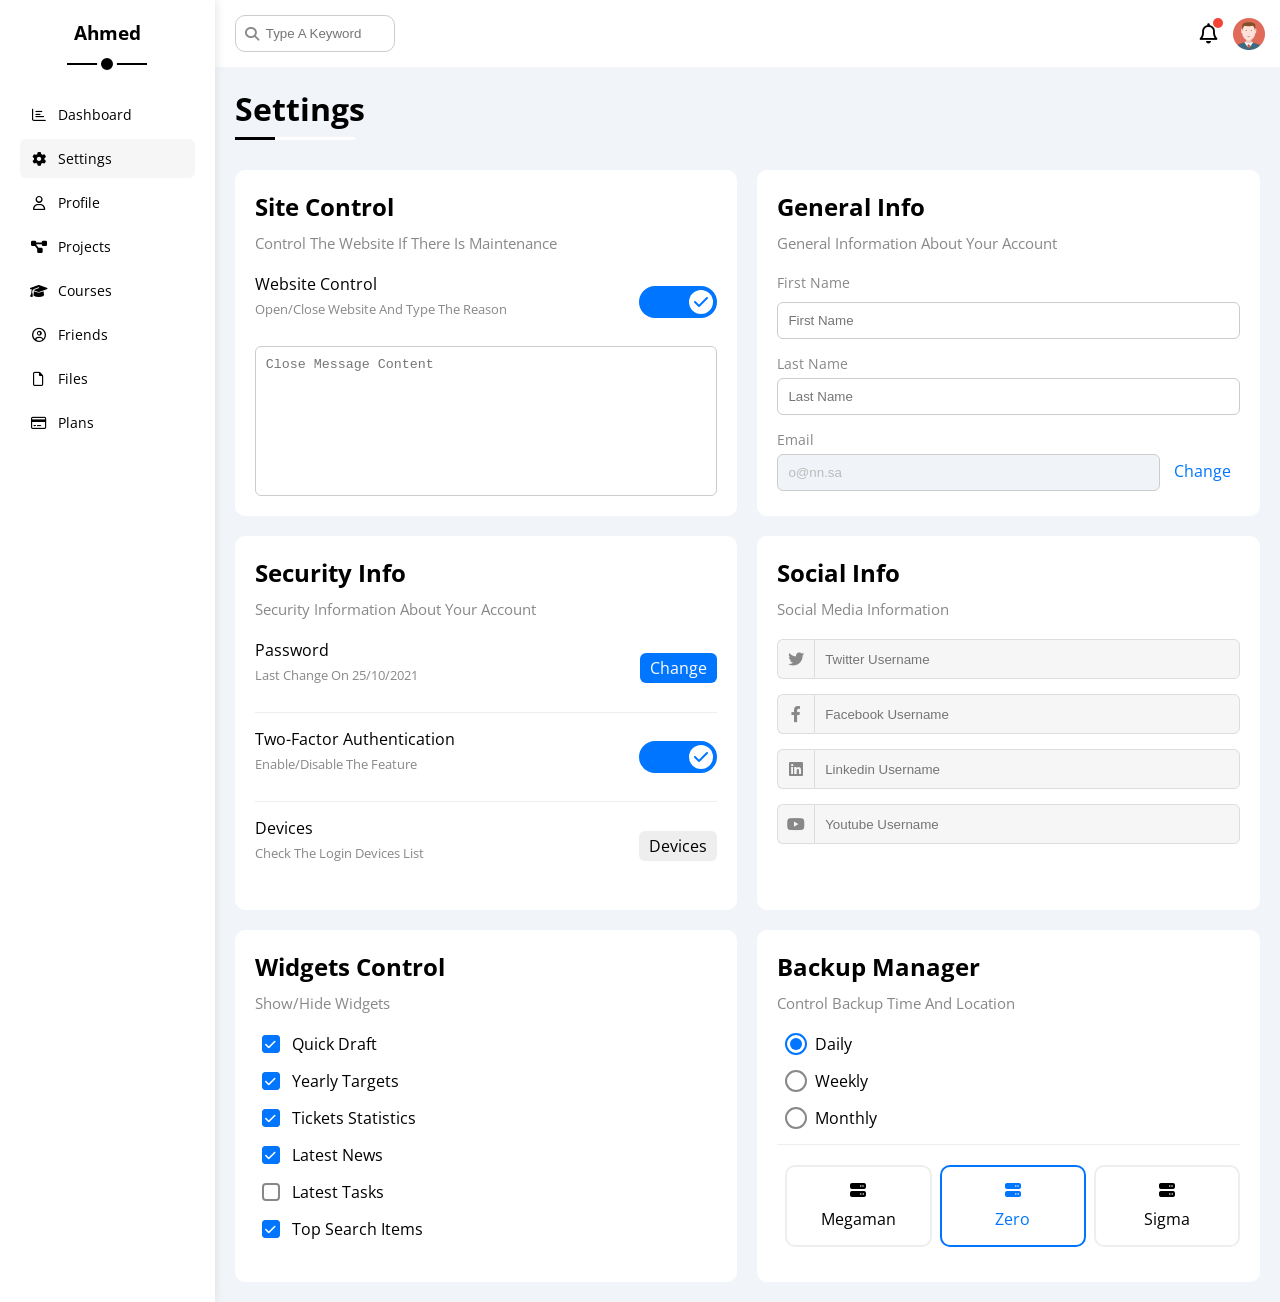
<file: settings.html>
<!DOCTYPE html>
<html lang="en">
  <head>
    <meta charset="UTF-8" />
    <meta http-equiv="X-UA-Compatible" content="IE=edge" />
    <meta name="viewport" content="width=device-width, initial-scale=1.0" />
    <title>Settings</title>
    <link rel="stylesheet" href="css/all.min.css" />
    <link rel="stylesheet" href="css/fram-work.css" />
    <link rel="stylesheet" href="css/master.css" />
    <link rel="preconnect" href="https://fonts.googleapis.com" />
    <link rel="preconnect" href="https://fonts.gstatic.com" crossorigin />
    <link href="https://fonts.googleapis.com/css2?family=Open+Sans:wght@300;500&#038;display=swap" rel="stylesheet" />
  </head>
  <body>
    <div class="page d-flex">
      <div class="sidebar bg-white p-20 p-relative">
        <h3 class="p-relative txt-c mt-0">Ahmed</h3>
        <ul>
          <li>
            <a class="d-flex align-center fs-14 c-black rad-6 p-10" href="index.html">
              <i class="fa-regular fa-chart-bar fa-fw"></i>
              <span>Dashboard</span>
            </a>
          </li>
          <li>
            <a class="active d-flex align-center fs-14 c-black rad-6 p-10" href="settings.html">
              <i class="fa-solid fa-gear fa-fw"></i>
              <span>Settings</span>
            </a>
          </li>
          <li>
            <a class="d-flex align-center fs-14 c-black rad-6 p-10" href="profile.html">
              <i class="fa-regular fa-user fa-fw"></i>
              <span>Profile</span>
            </a>
          </li>
          <li>
            <a class="d-flex align-center fs-14 c-black rad-6 p-10" href="projects.html">
              <i class="fa-solid fa-diagram-project fa-fw"></i>
              <span>Projects</span>
            </a>
          </li>
          <li>
            <a class="d-flex align-center fs-14 c-black rad-6 p-10" href="courses.html">
              <i class="fa-solid fa-graduation-cap fa-fw"></i>
              <span>Courses</span>
            </a>
          </li>
          <li>
            <a class="d-flex align-center fs-14 c-black rad-6 p-10" href="friends.html">
              <i class="fa-regular fa-circle-user fa-fw"></i>
              <span>Friends</span>
            </a>
          </li>
          <li>
            <a class="d-flex align-center fs-14 c-black rad-6 p-10" href="files.html">
              <i class="fa-regular fa-file fa-fw"></i>
              <span>Files</span>
            </a>
          </li>
          <li>
            <a class="d-flex align-center fs-14 c-black rad-6 p-10" href="plans.html">
              <i class="fa-regular fa-credit-card fa-fw"></i>
              <span>Plans</span>
            </a>
          </li>
        </ul>
      </div>
      <div class="content w-full">
        <!-- Start Head -->
        <div class="head bg-white p-15 between-flex">
          <div class="search p-relative">
            <input class="p-10" type="search" placeholder="Type A Keyword" />
          </div>
          <div class="icons d-flex align-center">
            <span class="notification p-relative">
              <i class="fa-regular fa-bell fa-lg"></i>
            </span>
            <img decoding="async" src="imgs/avatar.png" alt="" />
          </div>
        </div>
        <!-- End Head -->
        <h1 class="p-relative">Settings</h1>
        <div class="settings-page m-20 d-grid gap-20">
          <!-- Start Settings Box -->
          <div class="p-20 bg-white rad-10">
            <h2 class="mt-0 mb-10">Site Control</h2>
            <p class="mt-0 mb-20 c-grey fs-15">Control The Website If There Is Maintenance</p>
            <div class="mb-15 between-flex">
              <div>
                <span>Website Control</span>
                <p class="c-grey mt-5 mb-0 fs-13">Open/Close Website And Type The Reason</p>
              </div>
              <div>
                <label>
                  <input class="toggle-checkbox" type="checkbox" checked />
                  <div class="toggle-switch"></div>
                </label>
              </div>
            </div>
            <textarea class="close-message p-10 rad-6 d-block w-full" placeholder="Close Message Content"></textarea>
          </div>
          <!-- End Settings Box -->
          <!-- Start Settings Box -->
          <div class="p-20 bg-white rad-10">
            <h2 class="mt-0 mb-10">General Info</h2>
            <p class="mt-0 mb-20 c-grey fs-15">General Information About Your Account</p>
            <div class="mb-15">
              <label class="fs-14 c-grey d-block mb-10" for="first">First Name</label>
              <input
                class="b-none border-ccc p-10 rad-6 d-block w-full"
                type="text"
                id="first"
                placeholder="First Name"
              />
            </div>
            <div class="mb-15">
              <label class="fs-14 c-grey d-block mb-5" for="last">Last Name</label>
              <input
                class="b-none border-ccc p-10 rad-6 d-block w-full"
                id="last"
                type="text"
                placeholder="Last Name"
              />
            </div>
            <div>
              <label class="fs-14 c-grey d-block mb-5" for="email">Email</label>
              <input
                class="email b-none border-ccc p-10 rad-6 w-full mr-10"
                id="email"
                type="email"
                value="o@nn.sa"
                disabled
              />
              <a class="c-blue" href="#">Change</a>
            </div>
          </div>
          <!-- End Settings Box -->
          <!-- Start Settings Box -->
          <div class="p-20 bg-white rad-10">
            <h2 class="mt-0 mb-10">Security Info</h2>
            <p class="mt-0 mb-20 c-grey fs-15">Security Information About Your Account</p>
            <div class="sec-box mb-15 between-flex">
              <div>
                <span>Password</span>
                <p class="c-grey mt-5 mb-0 fs-13">Last Change On 25/10/2021</p>
              </div>
              <a class="button bg-blue c-white btn-shape" href="#">Change</a>
            </div>
            <div class="sec-box mb-15 between-flex">
              <div>
                <span>Two-Factor Authentication</span>
                <p class="c-grey mt-5 mb-0 fs-13">Enable/Disable The Feature</p>
              </div>
              <label>
                <input class="toggle-checkbox" type="checkbox" checked />
                <div class="toggle-switch"></div>
              </label>
            </div>
            <div class="sec-box between-flex">
              <div>
                <span>Devices</span>
                <p class="c-grey mt-5 mb-0 fs-13">Check The Login Devices List</p>
              </div>
              <a class="bg-eee c-black btn-shape" href="#">Devices</a>
            </div>
          </div>
          <!-- End Settings Box -->
          <!-- Start Settings Box -->
          <div class="social-boxes p-20 bg-white rad-10">
            <h2 class="mt-0 mb-10">Social Info</h2>
            <p class="mt-0 mb-20 c-grey fs-15">Social Media Information</p>
            <div class="d-flex align-center mb-15">
              <i class="fa-brands fa-twitter center-flex c-grey"></i>
              <input class="w-full" type="text" placeholder="Twitter Username" />
            </div>
            <div class="d-flex align-center mb-15">
              <i class="fa-brands fa-facebook-f center-flex c-grey"></i>
              <input class="w-full" type="text" placeholder="Facebook Username" />
            </div>
            <div class="d-flex align-center mb-15">
              <i class="fa-brands fa-linkedin center-flex c-grey"></i>
              <input class="w-full" type="text" placeholder="Linkedin Username" />
            </div>
            <div class="d-flex align-center">
              <i class="fa-brands fa-youtube center-flex c-grey"></i>
              <input class="w-full" type="text" placeholder="Youtube Username" />
            </div>
          </div>
          <!-- End Settings Box -->
          <!-- Start Settings Box -->
          <div class="widgets-control p-20 bg-white rad-10">
            <h2 class="mt-0 mb-10">Widgets Control</h2>
            <p class="mt-0 mb-20 c-grey fs-15">Show/Hide Widgets</p>
            <div class="control d-flex align-center mb-15">
              <input type="checkbox" id="one" checked />
              <label for="one">Quick Draft</label>
            </div>
            <div class="control d-flex align-center mb-15">
              <input type="checkbox" id="two" checked />
              <label for="two">Yearly Targets</label>
            </div>
            <div class="control d-flex align-center mb-15">
              <input type="checkbox" id="three" checked />
              <label for="three">Tickets Statistics</label>
            </div>
            <div class="control d-flex align-center mb-15">
              <input type="checkbox" id="four" checked />
              <label for="four">Latest News</label>
            </div>
            <div class="control d-flex align-center mb-15">
              <input type="checkbox" id="five" />
              <label for="five">Latest Tasks</label>
            </div>
            <div class="control d-flex align-center mb-15">
              <input type="checkbox" id="six" checked />
              <label for="six">Top Search Items</label>
            </div>
          </div>
          <!-- End Settings Box -->
          <!-- Start Settings Box -->
          <div class="backup-control p-20 bg-white rad-10">
            <h2 class="mt-0 mb-10">Backup Manager</h2>
            <p class="mt-0 mb-20 c-grey fs-15">Control Backup Time And Location</p>
            <div class="date d-flex align-center mb-15">
              <input type="radio" name="time" id="daily" checked />
              <label for="daily">Daily</label>
            </div>
            <div class="date d-flex align-center mb-15">
              <input type="radio" name="time" id="weekly" />
              <label for="weekly">Weekly</label>
            </div>
            <div class="date d-flex align-center mb-15">
              <input type="radio" name="time" id="monthly" />
              <label for="monthly">Monthly</label>
            </div>
            <div class="servers d-flex align-center txt-c">
              <input type="radio" name="servers" id="server-one" />
              <div class="server mb-15 rad-10 w-full">
                <label class="d-block m-15" for="server-one">
                  <i class="fa-solid fa-server d-block mb-10"></i>
                  Megaman
                </label>
              </div>
              <input type="radio" name="servers" id="server-two" checked />
              <div class="server mb-15 rad-10 w-full">
                <label class="d-block m-15" for="server-two">
                  <i class="fa-solid fa-server d-block mb-10"></i>
                  Zero
                </label>
              </div>
              <input type="radio" name="servers" id="server-three" />
              <div class="server mb-15 rad-10 w-full">
                <label class="d-block m-15" for="server-three">
                  <i class="fa-solid fa-server d-block mb-10"></i>
                  Sigma
                </label>
              </div>
            </div>
          </div>
          <!-- End Settings Box -->
        </div>
      </div>
    </div>
  </body>
</html>
</file>
<file: css/fram-work.css>
:root {
    --blue-color: #0075ff;
    --blue-alt-color: #0d69d5;
    --orange-color: #f59e0b;
    --green-color: #22c55e;
    --red-color: #f44336;
    --grey-color: #888;
  }
  /* Start Box */
  .d-flex {
    display: flex;
  }
  .f-wrap {
    flex-wrap: wrap;
  }
  .align-center {
    align-items: center;
  }
  .space-between {
    justify-content: space-between;
  }
  .d-grid {
    display: grid;
  }
  .gap-20 {
    gap: 20px;
  }
  .d-block {
    display: block;
  }
  @media (max-width: 767px) {
    .block-mobile {
      display: block;
    }
    .hide-mobile {
      display: none;
    }
  }
  /* End Box */
  /* Start Padding + Margin */
  .p-10 {
    padding: 10px;
  }
  .p-15 {
    padding: 15px;
  }
  .p-20 {
    padding: 20px;
  }
  .pt-10 {
    padding-top: 10px;
  }
  .pt-15 {
    padding-top: 15px;
  }
  .pt-20 {
    padding-top: 20px;
  }
  .pb-10 {
    padding-bottom: 10px;
  }
  .pb-15 {
    padding-bottom: 15px;
  }
  .pb-20 {
    padding-bottom: 20px;
  }
  .pl-15 {
    padding-left: 15px;
  }
  .m-0 {
    margin: 0;
  }
  .m-15 {
    margin: 15px;
  }
  .m-20 {
    margin: 20px;
  }
  .mt-0 {
    margin-top: 0;
  }
  .mt-5 {
    margin-top: 5px;
  }
  .mt-10 {
    margin-top: 10px;
  }
  .mt-15 {
    margin-top: 15px;
  }
  .mt-20 {
    margin-top: 20px;
  }
  .mt-25 {
    margin-top: 25px;
  }
  .mr-10 {
    margin-right: 10px;
  }
  .mr-15 {
    margin-right: 15px;
  }
  .mb-5 {
    margin-bottom: 5px;
  }
  .mb-10 {
    margin-bottom: 10px;
  }
  .mb-15 {
    margin-bottom: 15px;
  }
  .mb-20 {
    margin-bottom: 20px;
  }
  .mb-25 {
    margin-bottom: 25px;
  }
  /* End Padding + Margin */
  /* Start Color */
  .c-black {
    color: black;
  }
  .c-white {
    color: white;
  }
  .c-grey {
    color: var(--grey-color);
  }
  .c-red {
    color: var(--red-color);
  }
  .c-green {
    color: var(--green-color);
  }
  .c-blue {
    color: var(--blue-color);
  }
  .c-orange {
    color: var(--orange-color);
  }
  .bg-red {
    background-color: var(--red-color);
  }
  .bg-green {
    background-color: var(--green-color);
  }
  .bg-blue {
    background-color: var(--blue-color);
  }
  .bg-orange {
    background-color: var(--orange-color);
  }
  .bg-white {
    background-color: white;
  }
  .bg-eee {
    background-color: #eee;
  }
  /* End Color */
  /* Start Position */
  .p-relative {
    position: relative;
  }
  .p-absolute {
    position: absolute;
  }
  /* End Position */
  /* Start Font */
  .txt-c {
    text-align: center;
  }
  .fs-13 {
    font-size: 13px;
  }
  .fs-14 {
    font-size: 14px;
  }
  .fs-15 {
    font-size: 15px;
  }
  .fs-25 {
    font-size: 25px;
  }
  .fw-bold {
    font-weight: bold;
  }
  @media (max-width: 767px) {
    .txt-c-mobile {
      text-align: center;
    }
  }
  /* End Font */
  /* Start Border */
  .rad-6 {
    border-radius: 6px;
  }
  .rad-10 {
    border-radius: 10px;
  }
  .rad-half {
    border-radius: 50%;
  }
  .b-none {
    border: none;
  }
  .border-ccc {
    border: 1px solid #ccc;
  }
  .border-eee {
    border: 1px solid #eee;
  }
  
  /* End Border */
  /* Start Width + Height */
  .w-full {
    width: 100%;
  }
  .w-100 {
    width: 100px;
  }
  .w-fit {
    width: fit-content;
  }
  .h-full {
    height: 100%;
  }
  .h-100 {
    height: 100px;
  }
  /* End Width + Height */
  /* Start Components */
  .center-flex {
    display: flex;
    align-items: center;
    justify-content: center;
  }
  .between-flex {
    display: flex;
    align-items: center;
    justify-content: space-between;
  }
  .btn-shape {
    padding: 4px 10px;
    border-radius: 6px;
  }
  /* End Components */
</file>
<file: css/master.css>
:root {
  --blue-color: #0075ff;
  --blue-alt-color: #0d69d5;
  --orange-color: #f59e0b;
  --green-color: #22c55e;
  --red-color: #f44336;
  --grey-color: #888;
}
* {
  box-sizing: border-box;
}
body {
  font-family: "Open Sans", sans-serif;
  margin: 0;
}
*:focus {
  outline: none;
}
a {
  text-decoration: none;
}
ul {
  list-style: none;
  padding: 0;
}
::-webkit-scrollbar {
  width: 15px;
}
::-webkit-scrollbar-track {
  background-color: white;
}
::-webkit-scrollbar-thumb {
  background-color: var(--blue-color);
}
::-webkit-scrollbar-thumb:hover {
  background-color: var(--blue-alt-color);
}
.page {
  background-color: #f1f5f9;
  min-height: 100vh;
}
/* Start Sidebar */
.sidebar {
  width: 250px;
  box-shadow: 0 0 10px #ddd;
}
.sidebar > h3 {
  margin-bottom: 50px;
}
.sidebar > h3::before,
.sidebar > h3::after {
  content: "";
  background-color: black;
  transform: translateX(-50%);
  position: absolute;
  left: 50%;
}
.sidebar > h3::before {
  width: 80px;
  height: 2px;
  bottom: -20px;
}
.sidebar > h3::after {
  bottom: -29px;
  width: 12px;
  height: 12px;
  border-radius: 50%;
  border: 4px solid white;
}
.sidebar ul li a {
  transition: 0.3s;
  margin-bottom: 5px;
}
.sidebar ul li a:hover,
.sidebar ul li a.active {
  background-color: #f6f6f6;
}
.sidebar ul li a span {
  font-size: 14px;
  margin-left: 10px;
}
@media (max-width: 767px) {
  .sidebar {
    width: 58px;
    padding: 10px;
  }
  .sidebar > h3 {
    font-size: 13px;
    margin-bottom: 15px;
  }
  .sidebar > h3::before,
  .sidebar > h3::after {
    display: none;
  }
  .sidebar ul li a span {
    display: none;
  }
}
/* End Sidebar */
/* Start Content */
.content {
  overflow: hidden;
}
.head .search::before {
  font-family: var(--fa-style-family-classic);
  content: "\f002";
  font-weight: 900;
  position: absolute;
  left: 15px;
  top: 50%;
  transform: translateY(-50%);
  font-size: 14px;
  color: var(--grey-color);
}
.head .search input {
  border: 1px solid #ccc;
  border-radius: 10px;
  margin-left: 5px;
  padding-left: 30px;
  width: 160px;
  transition: width 0.3s;
}
.head .search input:focus {
  width: 200px;
}
.head .search input:focus::placeholder {
  opacity: 0;
}
.head .icons .notification::before {
  content: "";
  position: absolute;
  width: 10px;
  height: 10px;
  background-color: var(--red-color);
  border-radius: 50%;
  right: -5px;
  top: -5px;
}
.head .icons img {
  width: 32px;
  height: 32px;
  margin-left: 15px;
}
.page h1 {
  margin: 20px 20px 40px;
}
.page h1::before,
.page h1::after {
  content: "";
  height: 3px;
  position: absolute;
  bottom: -10px;
  left: 0;
}
.page h1::before {
  background-color: white;
  width: 120px;
}
.page h1::after {
  background-color: black;
  width: 40px;
}
.wrapper {
  grid-template-columns: repeat(auto-fill, minmax(450px, 1fr));
  margin-left: 20px;
  margin-right: 20px;
  margin-bottom: 20px;
}
@media (max-width: 767px) {
  .wrapper {
    grid-template-columns: minmax(200px, 1fr);
    margin-left: 10px;
    margin-right: 10px;
    gap: 10px;
  }
}
/* End Content */
/* Start Welcome Widget */
.welcome {
  overflow: hidden;
}
.welcome .intro img {
  width: 200px;
  margin-bottom: -10px;
}
.welcome .avatar {
  width: 64px;
  height: 64px;
  border: 2px solid white;
  border-radius: 50%;
  padding: 2px;
  box-shadow: 0 0 5px #ddd;
  margin-left: 20px;
  margin-top: -32px;
}
.welcome .body {
  border-top: 1px solid #eee;
  border-bottom: 1px solid #eee;
}
.welcome .body > div {
  flex: 1;
}
.welcome .visit {
  margin: 0 15px 15px auto;
  transition: 0.3s;
}
.welcome .visit:hover {
  background-color: var(--blue-alt-color);
}
@media (max-width: 767px) {
  .welcome .intro {
    padding-bottom: 30px;
  }
  .welcome .avatar {
    margin-left: 0;
  }
  .welcome .body > div:not(:last-child) {
    margin-bottom: 20px;
  }
}
/* End Welcome Widget */
/* Start Quick Draft Widget */
.quick-draft textarea {
  resize: none;
  min-height: 180px;
}
.quick-draft .save {
  margin-left: auto;
  transition: 0.3s;
  cursor: pointer;
}
.quick-draft .save:hover {
  background-color: var(--blue-alt-color);
}
/* End Quick Draft Widget */
/* Start Targets */
.targets .target-row .icon {
  width: 80px;
  height: 80px;
  margin-right: 15px;
}
.targets .details {
  flex: 1;
}
.targets .details .progress {
  height: 4px;
}
.targets .details .progress > span {
  position: absolute;
  left: 0;
  top: 0;
  height: 100%;
}
.targets .details .progress > span span {
  position: absolute;
  bottom: 16px;
  right: -16px;
  color: white;
  padding: 2px 5px;
  border-radius: 6px;
  font-size: 13px;
}
.targets .details .progress > span span::after {
  content: "";
  border-color: transparent;
  border-width: 5px;
  border-style: solid;
  position: absolute;
  bottom: -10px;
  left: 50%;
  transform: translateX(-50%);
}
.targets .details .progress > .blue span::after {
  border-top-color: var(--blue-color);
}
.targets .details .progress > .orange span::after {
  border-top-color: var(--orange-color);
}
.targets .details .progress > .green span::after {
  border-top-color: var(--green-color);
}
.blue .icon,
.blue .progress {
  background-color: rgb(0 117 255 / 20%);
}
.orange .icon,
.orange .progress {
  background-color: rgb(245 158 11 / 20%);
}
.green .icon,
.green .progress {
  background-color: rgb(34 197 94 / 20%);
}
/* End Targets */
/* Start Tickets */
.tickets .box {
  border: 1px solid #ccc;
  width: calc(50% - 10px);
}
@media (max-width: 767px) {
  .tickets .box {
    width: 100%;
  }
}
/* End Tickets */
/* Start Latest News */
.latest-news .news-row:not(:last-of-type) {
  margin-bottom: 20px;
  padding-bottom: 20px;
  border-bottom: 1px solid #eee;
}
.latest-news .news-row img {
  width: 100px;
  border-radius: 6px;
  margin-right: 15px;
}
.latest-news .info {
  flex-grow: 1;
}
.latest-news .info h3 {
  margin: 0 0 6px;
  font-size: 16px;
}
@media (max-width: 767px) {
  .latest-news .news-row {
    display: block;
  }
  .latest-news .news-row .label {
    margin: 10px auto;
    width: fit-content;
  }
}
/* End Latest News */
/* Start Tasks */
.tasks .task-row:not(:last-of-type) {
  margin-bottom: 15px;
  padding-bottom: 15px;
  border-bottom: 1px solid #eee;
}
.tasks .info {
  flex-grow: 1;
}
.tasks .done {
  opacity: 0.3;
}
.tasks .done h3,
.tasks .done p {
  text-decoration: line-through;
}
.tasks .delete {
  cursor: pointer;
  transition: 0.3s;
}
.tasks .delete:hover {
  color: var(--red-color);
}
/* End Tasks */
/* Start Latest Uploads */
.latest-uploads ul li:not(:last-child) {
  border-bottom: 1px solid #eee;
}
.latest-uploads ul li img {
  width: 40px;
  height: 40px;
}
/* End Latest Uploads */
/* Start Last Project */
.last-project ul::before {
  content: "";
  position: absolute;
  left: 11px;
  width: 2px;
  height: 100%;
  background-color: var(--blue-color);
}
.last-project ul li::before {
  content: "";
  width: 20px;
  height: 20px;
  display: block;
  border-radius: 50%;
  background-color: white;
  border: 2px solid white;
  outline: 2px solid var(--blue-color);
  margin-right: 15px;
  z-index: 1;
}
.last-project ul li.done::before {
  background-color: var(--blue-color);
}
.last-project ul li.current::before {
  animation: change-color 0.8s infinite alternate;
}
.last-project .launch-icon {
  position: absolute;
  width: 160px;
  right: 0;
  bottom: 0;
  opacity: 0.1;
}
/* End Last Project */
/* Start Reminders */
.reminders ul li .key {
  width: 15px;
  height: 15px;
}
.reminders ul li > .blue {
  border-left: 2px solid var(--blue-color);
}
.reminders ul li > .green {
  border-left: 2px solid var(--green-color);
}
.reminders ul li > .orange {
  border-left: 2px solid var(--orange-color);
}
.reminders ul li > .red {
  border-left: 2px solid var(--red-color);
}
/* End Reminders */
/* Start Latest Post */
.latest-post .avatar {
  width: 48px;
  height: 48px;
}
.latest-post .post-content {
  text-transform: capitalize;
  line-height: 1.8;
  border-top: 1px solid #eee;
  border-bottom: 1px solid #eee;
  min-height: 140px;
}
/* End Latest Post */
/* Start Social Media */
.social-media .box {
  padding-left: 70px;
}
.social-media .box i {
  position: absolute;
  left: 0;
  top: 0;
  width: 52px;
  transition: 0.3s;
}
.social-media .box i:hover {
  transform: rotate(5deg);
}
.social-media .twitter {
  background-color: rgb(29 161 242 / 20%);
  color: #1da1f2;
}
.social-media .twitter i,
.social-media .twitter a {
  background-color: #1da1f2;
}
.social-media .facebook {
  background-color: rgb(24 119 242 / 20%);
  color: #1da1f2;
}
.social-media .facebook i,
.social-media .facebook a {
  background-color: #1877f2;
}
.social-media .youtube {
  background-color: rgb(255 0 0 / 20%);
  color: #ff0000;
}
.social-media .youtube i,
.social-media .youtube a {
  background-color: #ff0000;
}
.social-media .linkedin {
  background-color: rgb(0 119 181 / 20%);
  color: #0077b5;
}
.social-media .linkedin i,
.social-media .linkedin a {
  background-color: #0077b5;
}
/* End Social Media */
/* Start Projects Table */
.projects .responsive-table {
  overflow-x: auto;
}
.projects table {
  min-width: 1000px;
  border-spacing: 0;
}
.projects thead td {
  background-color: #eee;
  font-weight: bold;
}
.projects table td {
  padding: 15px;
}
.projects tbody td {
  border-bottom: 1px solid #eee;
  border-left: 1px solid #eee;
  transition: 0.3s;
}
.projects table tbody tr td:last-child {
  border-right: 1px solid #eee;
}
.projects tbody tr:hover td {
  background-color: #faf7f7;
}
.projects table img {
  width: 32px;
  height: 32px;
  border-radius: 50%;
  padding: 2px;
  background-color: white;
}
.projects table img:not(:first-child) {
  margin-left: -20px;
}
.projects table .label {
  font-size: 13px;
}
/* End Projects Table */
/* Start Settings */
.settings-page {
  grid-template-columns: repeat(auto-fill, minmax(500px, 1fr));
}
@media (max-width: 767px) {
  .settings-page {
    grid-template-columns: minmax(100px, 1fr);
    margin-left: 10px;
    margin-right: 10px;
    gap: 10px;
  }
}
.settings-page .close-message {
  border: 1px solid #ccc;
  resize: none;
  min-height: 150px;
}
.settings-page .email {
  display: inline-flex;
  width: calc(100% - 80px);
}
.settings-page .sec-box {
  padding-bottom: 15px;
}
.settings-page .sec-box:not(:last-of-type) {
  border-bottom: 1px solid #eee;
}
.settings-page .sec-box .button {
  transition: 0.3s;
}
.settings-page .sec-box .button:hover {
  background-color: var(--blue-alt-color);
}
.settings-page .social-boxes i {
  width: 40px;
  height: 40px;
  background-color: #f6f6f6;
  border: 1px solid #ddd;
  border-right: none;
  border-radius: 6px 0 0 6px;
  transition: 0.3s;
}
.settings-page .social-boxes input {
  height: 40px;
  background-color: #f6f6f6;
  border: 1px solid #ddd;
  padding-left: 10px;
  border-radius: 0 6px 6px 0;
}
.settings-page .social-boxes > div:focus-within i {
  color: black;
}
.widgets-control .control input[type="checkbox"] {
  -webkit-appearance: none;
  appearance: none;
}
.widgets-control .control label {
  padding-left: 30px;
  cursor: pointer;
  position: relative;
}
.widgets-control .control label::before,
.widgets-control .control label::after {
  position: absolute;
  left: 0;
  top: 50%;
  margin-top: -9px;
  border-radius: 4px;
}
.widgets-control .control label::before {
  content: "";
  width: 14px;
  height: 14px;
  border: 2px solid var(--grey-color);
}
.widgets-control .control label:hover::before {
  border-color: var(--blue-alt-color);
}
.widgets-control .control label::after {
  font-family: var(--fa-style-family-classic);
  content: "\f00c";
  font-weight: 900;
  background-color: var(--blue-color);
  color: white;
  font-size: 12px;
  width: 18px;
  height: 18px;
  display: flex;
  justify-content: center;
  align-items: center;
  transform: scale(0) rotate(360deg);
  transition: 0.3s;
}
.widgets-control .control input[type="checkbox"]:checked + label::after {
  transform: scale(1);
}
.backup-control input[type="radio"] {
  -webkit-appearance: none;
  appearance: none;
}
.backup-control .date label {
  padding-left: 30px;
  cursor: pointer;
  position: relative;
}
.backup-control .date label::before {
  content: "";
  position: absolute;
  top: 50%;
  left: 0;
  margin-top: -11px;
  width: 18px;
  height: 18px;
  border: 2px solid var(--grey-color);
  border-radius: 50%;
}
.backup-control .date label::after {
  content: "";
  position: absolute;
  left: 5px;
  top: 5px;
  width: 12px;
  height: 12px;
  background: var(--blue-color);
  border-radius: 50%;
  transition: 0.3s;
  transform: scale(0);
}
.backup-control .date input[type="radio"]:checked + label::before {
  border-color: var(--blue-color);
}
.backup-control .date input[type="radio"]:checked + label::after {
  transform: scale(1);
}
.backup-control .servers {
  border-top: 1px solid #eee;
  padding-top: 20px;
}
@media (max-width: 767px) {
  .backup-control .servers {
    flex-wrap: wrap;
  }
}
.backup-control .servers .server {
  border: 2px solid #eee;
  position: relative;
}
.backup-control .servers .server label {
  cursor: pointer;
}
.backup-control .servers input[type="radio"]:checked + .server {
  border-color: var(--blue-color);
  color: var(--blue-color);
}
.toggle-checkbox {
  -webkit-appearance: none;
  appearance: none;
  display: none;
}
.toggle-switch {
  background-color: #ccc;
  width: 78px;
  height: 32px;
  border-radius: 16px;
  position: relative;
  transition: 0.3s;
  cursor: pointer;
}
.toggle-switch::before {
  font-family: var(--fa-style-family-classic);
  content: "\f00d";
  font-weight: 900;
  background-color: white;
  width: 24px;
  height: 24px;
  position: absolute;
  border-radius: 50%;
  top: 4px;
  left: 4px;
  display: flex;
  justify-content: center;
  align-items: center;
  color: #aaa;
  transition: 0.3s;
}
.toggle-checkbox:checked + .toggle-switch {
  background-color: var(--blue-color);
}
.toggle-checkbox:checked + .toggle-switch::before {
  content: "\f00c";
  left: 50px;
  color: var(--blue-color);
}
.settings-page :disabled {
  cursor: no-drop;
  background-color: #f0f4f8;
  color: #bbb;
}
/* End Settings */
/* Start Profile Page */
@media (max-width: 767px) {
  .profile-page .overview {
    flex-direction: column;
  }
}
.profile-page .avatar-box {
  width: 300px;
}
@media (min-width: 768px) {
  .profile-page .avatar-box {
    border-right: 1px solid #eee;
  }
}
.profile-page .avatar-box > img {
  width: 120px;
  height: 120px;
}
.profile-page .avatar-box .level {
  height: 6px;
  overflow: hidden;
  margin: auto;
  width: 70%;
}
.profile-page .avatar-box .level span {
  position: absolute;
  left: 0;
  top: 0;
  height: 100%;
  background-color: var(--blue-color);
  border-radius: 6px;
}
.profile-page .info-box .box {
  flex-wrap: wrap;
  border-bottom: 1px solid #eee;
  transition: 0.3s;
}
.profile-page .info-box .box:hover {
  background-color: #f9f9f9;
}
.profile-page .info-box .box > div {
  min-width: 250px;
  padding: 10px 0 0;
}
.profile-page .info-box h4 {
  font-weight: normal;
}
/* Start Training Code */
.profile-page .info-box .toggle-switch {
  height: 20px;
}
@media (max-width: 767px) {
  .profile-page .info-box .toggle-switch {
    margin: auto;
  }
}
.profile-page .info-box .toggle-switch::before {
  width: 12px;
  height: 12px;
  font-size: 8px;
}
.profile-page .info-box .toggle-checkbox:checked + .toggle-switch::before {
  left: 62px;
}
/* End Training Code */
@media (max-width: 767px) {
  .profile-page .other-data {
    flex-direction: column;
  }
}
.profile-page .skills-card {
  flex-grow: 1;
}
.profile-page .skills-card ul li {
  padding: 15px 0;
}
.profile-page .skills-card ul li:not(:last-child) {
  border-bottom: 1px solid #eee;
}
.profile-page .skills-card ul li span {
  display: inline-flex;
  padding: 4px 10px;
  background-color: #eee;
  border-radius: 6px;
  font-size: 14px;
}
.profile-page .skills-card ul li span:not(:last-child) {
  margin-right: 5px;
}
.profile-page .activities {
  flex-grow: 2;
}
.profile-page .activity:not(:last-of-type) {
  border-bottom: 1px solid #eee;
  padding-bottom: 20px;
  margin-bottom: 20px;
}
.profile-page .activity img {
  width: 64px;
  height: 64px;
  margin-right: 10px;
}
@media (min-width: 768px) {
  .profile-page .activity .date {
    margin-left: auto;
    text-align: right;
  }
}
@media (max-width: 767px) {
  .profile-page .activity {
    flex-direction: column;
  }
  .profile-page .activity img {
    margin-right: 0;
    margin-bottom: 15px;
  }
  .profile-page .activity .date {
    margin-top: 15px;
  }
}
/* End Profile Page */
/* Start Projects Page */
.projects-page {
  grid-template-columns: repeat(auto-fill, minmax(500px, 1fr));
}
@media (max-width: 767px) {
  .projects-page {
    grid-template-columns: minmax(200px, 1fr);
    margin-left: 10px;
    margin-right: 10px;
    gap: 10px;
  }
}
.projects-page .project .date {
  position: absolute;
  right: 10px;
  top: 10px;
}
.projects-page .project h4 {
  font-weight: normal;
}
.projects-page .project .team {
  position: relative;
  min-height: 80px;
}
.projects-page .project .team a {
  position: absolute;
  left: 0;
  bottom: 0;
}
.projects-page .project .team a:nth-child(2) {
  left: 25px;
}
.projects-page .project .team a:nth-child(3) {
  left: 50px;
}
.projects-page .project .team a:nth-child(4) {
  left: 75px;
}
.projects-page .project .team a:nth-child(5) {
  left: 100px;
}
.projects-page .project .team a:hover {
  z-index: 1000;
}
.projects-page .project .team img {
  width: 40px;
  height: 40px;
  border-radius: 50%;
  border: 2px solid white;
}
.projects-page .project .do {
  justify-content: flex-end;
  border-top: 1px solid #eee;
  padding-top: 15px;
  margin-top: 15px;
}
@media (max-width: 767px) {
  .projects-page .project .do {
    flex-direction: column;
  }
}
.projects-page .project .do span {
  padding: 3px 8px;
  margin-left: 5px;
  width: fit-content;
}
@media (max-width: 767px) {
  .projects-page .project .do span:not(:last-child) {
    margin-bottom: 15px;
  }
}
.projects-page .project .info {
  border-top: 1px solid #eee;
  margin-top: 15px;
  padding-top: 15px;
}
@media (max-width: 767px) {
  .projects-page .project .info {
    flex-direction: column;
  }
}
.projects-page .project .prog {
  height: 8px;
  width: 260px;
  position: relative;
  border-radius: 6px;
}
@media (max-width: 767px) {
  .projects-page .project .prog {
    margin-bottom: 15px;
  }
}
.projects-page .project .prog span {
  position: absolute;
  left: 0;
  top: 0;
  height: 100%;
  border-radius: 6px;
}
/* End Projects Page */
/* Start Courses Page */
.courses-page {
  grid-template-columns: repeat(auto-fill, minmax(300px, 1fr));
}
@media (max-width: 767px) {
  .courses-page {
    grid-template-columns: minmax(200px, 1fr);
    margin-left: 10px;
    margin-right: 10px;
    gap: 10px;
  }
}
.courses-page .course {
  overflow: hidden;
}
.courses-page .course .cover {
  max-width: 100%;
}
.courses-page .course .instructor {
  position: absolute;
  width: 64px;
  height: 64px;
  border-radius: 50%;
  top: 20px;
  left: 20px;
  border: 2px solid white;
}
.courses-page .course .description {
  line-height: 1.6;
}
.courses-page .course .info {
  border-top: 1px solid #eee;
  font-size: 13px;
}
.courses-page .course .info .title {
  position: absolute;
  top: -13px;
  left: 50%;
  transform: translateX(-50%);
  font-size: 13px;
}
/* End Courses Page */
/* Start Friends Page */
.friends-page {
  grid-template-columns: repeat(auto-fill, minmax(300px, 1fr));
}
@media (max-width: 767px) {
  .friends-page {
    grid-template-columns: minmax(200px, 1fr);
    margin-left: 10px;
    margin-right: 10px;
    gap: 10px;
  }
}
.friends-page .contact {
  position: absolute;
  left: 10px;
  top: 10px;
}
.friends-page .contact i {
  background-color: #eee;
  padding: 10px;
  border-radius: 50%;
  color: #666;
  font-size: 13px;
  cursor: pointer;
  transition: 0.3s;
}
.friends-page .contact i:hover {
  background-color: var(--blue-color);
  color: white;
}
.friends-page .friend .icons {
  border-top: 1px solid #eee;
  border-bottom: 1px solid #eee;
  margin-top: 15px;
  margin-bottom: 15px;
  padding-top: 15px;
  padding-bottom: 15px;
}
.friends-page .friend .icons i {
  margin-right: 5px;
}
.friends-page .friend .icons .vip {
  position: absolute;
  right: 0;
  top: 50%;
  transform: translateY(-50%);
  font-size: 40px;
  opacity: 0.2;
}
/* End Friends Page */
/* Start Files Page */
.files-page {
  flex-direction: row-reverse;
  align-items: flex-start;
}
@media (max-width: 767px) {
  .files-page {
    flex-direction: column;
    align-items: normal;
  }
}
.files-page .files-stats {
  min-width: 260px;
}
.files-page .files-stats .icon {
  width: 40px;
  height: 40px;
  margin-right: 10px;
}
.files-page .files-stats .size {
  margin-left: auto;
}
.files-page .files-stats .blue {
  background-color: rgb(0 117 255 / 20%);
}
.files-page .files-stats .green {
  background-color: rgb(34 197 94 / 20%);
}
.files-page .files-stats .red {
  background-color: rgb(244 67 54 / 20%);
}
.files-page .files-stats .orange {
  background-color: rgb(245 158 11 / 20%);
}
.files-page .files-stats .upload {
  margin: 15px auto 0;
  padding: 10px 15px;
  transition: 0.3s;
}
.files-page .files-stats .upload:hover {
  background-color: var(--blue-alt-color);
}
.files-page .files-stats .upload:hover i {
  animation: go-up 0.8s infinite;
}
.files-page .files-content {
  flex: 1;
  grid-template-columns: repeat(auto-fill, minmax(200px, 1fr));
}
.files-page .files-content img {
  width: 64px;
  height: 64px;
  transition: 0.3s;
}
.files-page .files-content .file:hover img {
  transform: rotate(5deg);
}
.files-page .files-content .info {
  border-top: 1px solid #eee;
}
/* End Files Page */
/* Start Plans Page */
.plans-page {
  grid-template-columns: repeat(auto-fill, minmax(450px, 1fr));
}
@media (max-width: 767px) {
  .plans-page {
    grid-template-columns: minmax(250px, 1fr);
    margin-left: 10px;
    margin-right: 10px;
    gap: 10px;
  }
}
.plans-page .plan .top {
  border: 3px solid white;
  outline: 3px solid transparent;
}
.plans-page .plan.green .top {
  outline-color: var(--green-color);
}
.plans-page .plan.blue .top {
  outline-color: var(--blue-color);
}
.plans-page .plan.orange .top {
  outline-color: var(--orange-color);
}
.plans-page .plan .price {
  position: relative;
  font-size: 40px;
  width: fit-content;
  margin: auto;
}
.plans-page .plan .price span {
  position: absolute;
  left: -20px;
  top: 0;
  font-size: 25px;
}
.plans-page .plan ul li {
  padding: 15px 0;
  display: flex;
  align-items: center;
  font-size: 15px;
  border-bottom: 1px solid #eee;
}
.plans-page .plan ul li .yes {
  color: var(--green-color);
}
.plans-page .plan ul li i:not(.yes, .help) {
  color: var(--red-color);
}
.plans-page .plan ul li i:first-child {
  font-size: 18px;
  margin-right: 5px;
}
.plans-page .plan ul li .help {
  color: var(--grey-color);
  margin-left: auto;
  cursor: pointer;
}
/* End Plans Page */
/* Start Animation */
@keyframes change-color {
  from {
    background-color: var(--blue-color);
  }
  to {
    background-color: white;
  }
}
@keyframes go-up {
  0%,
  100% {
    transform: translateY(0);
  }
  50% {
    transform: translateY(-5px);
  }
}
/* End Animation */
</file>
